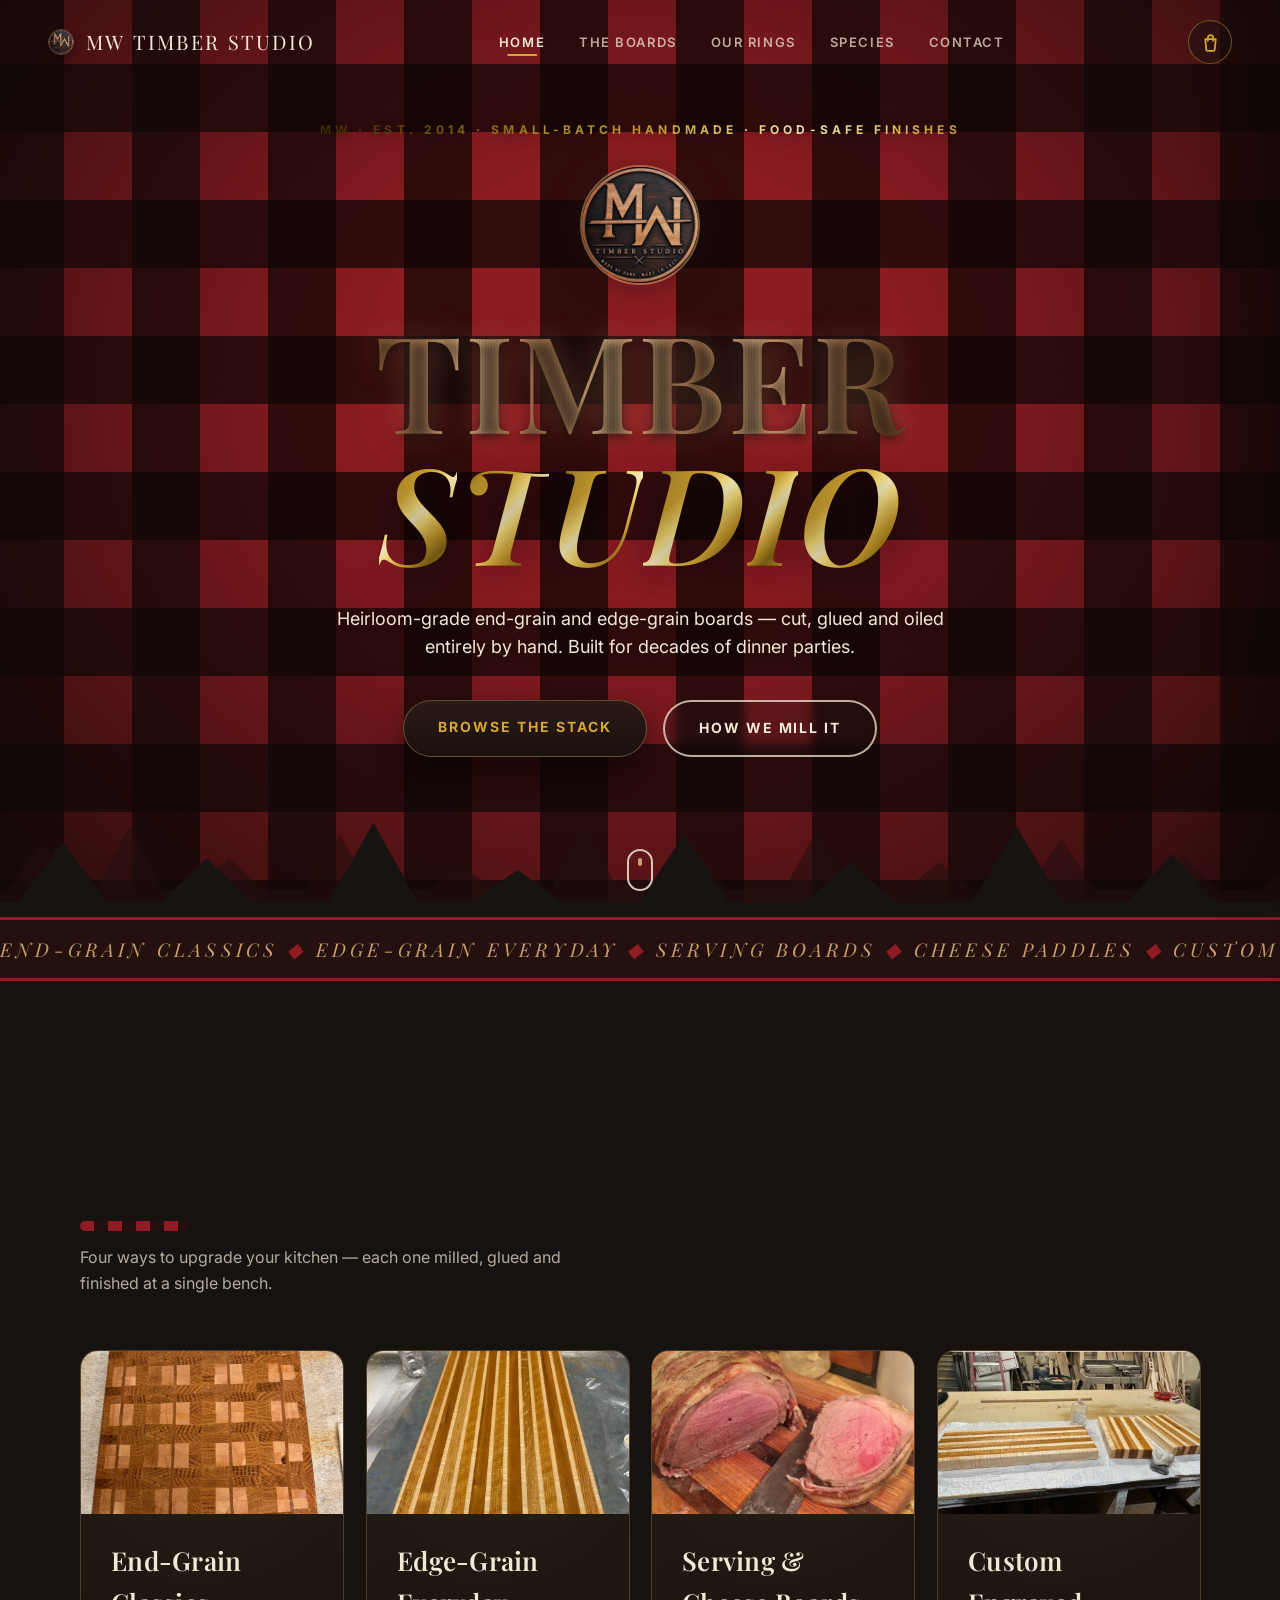
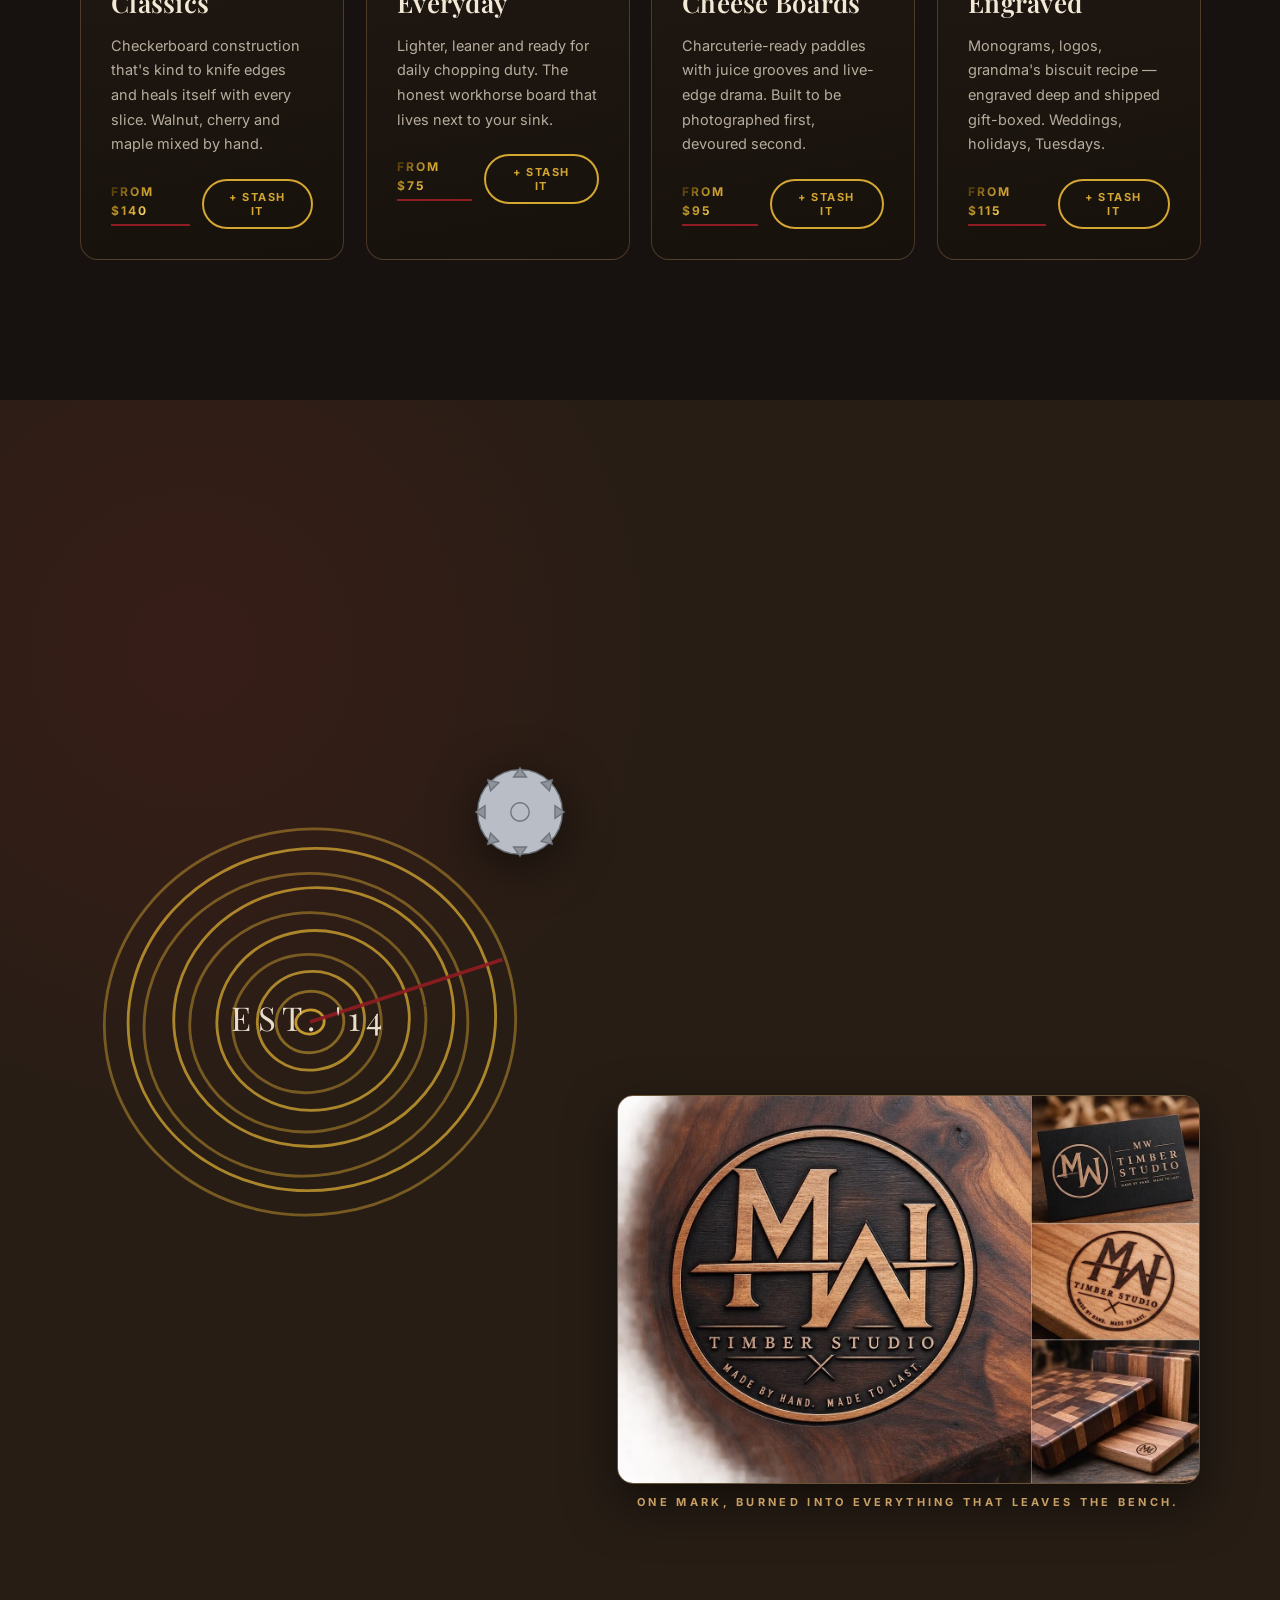
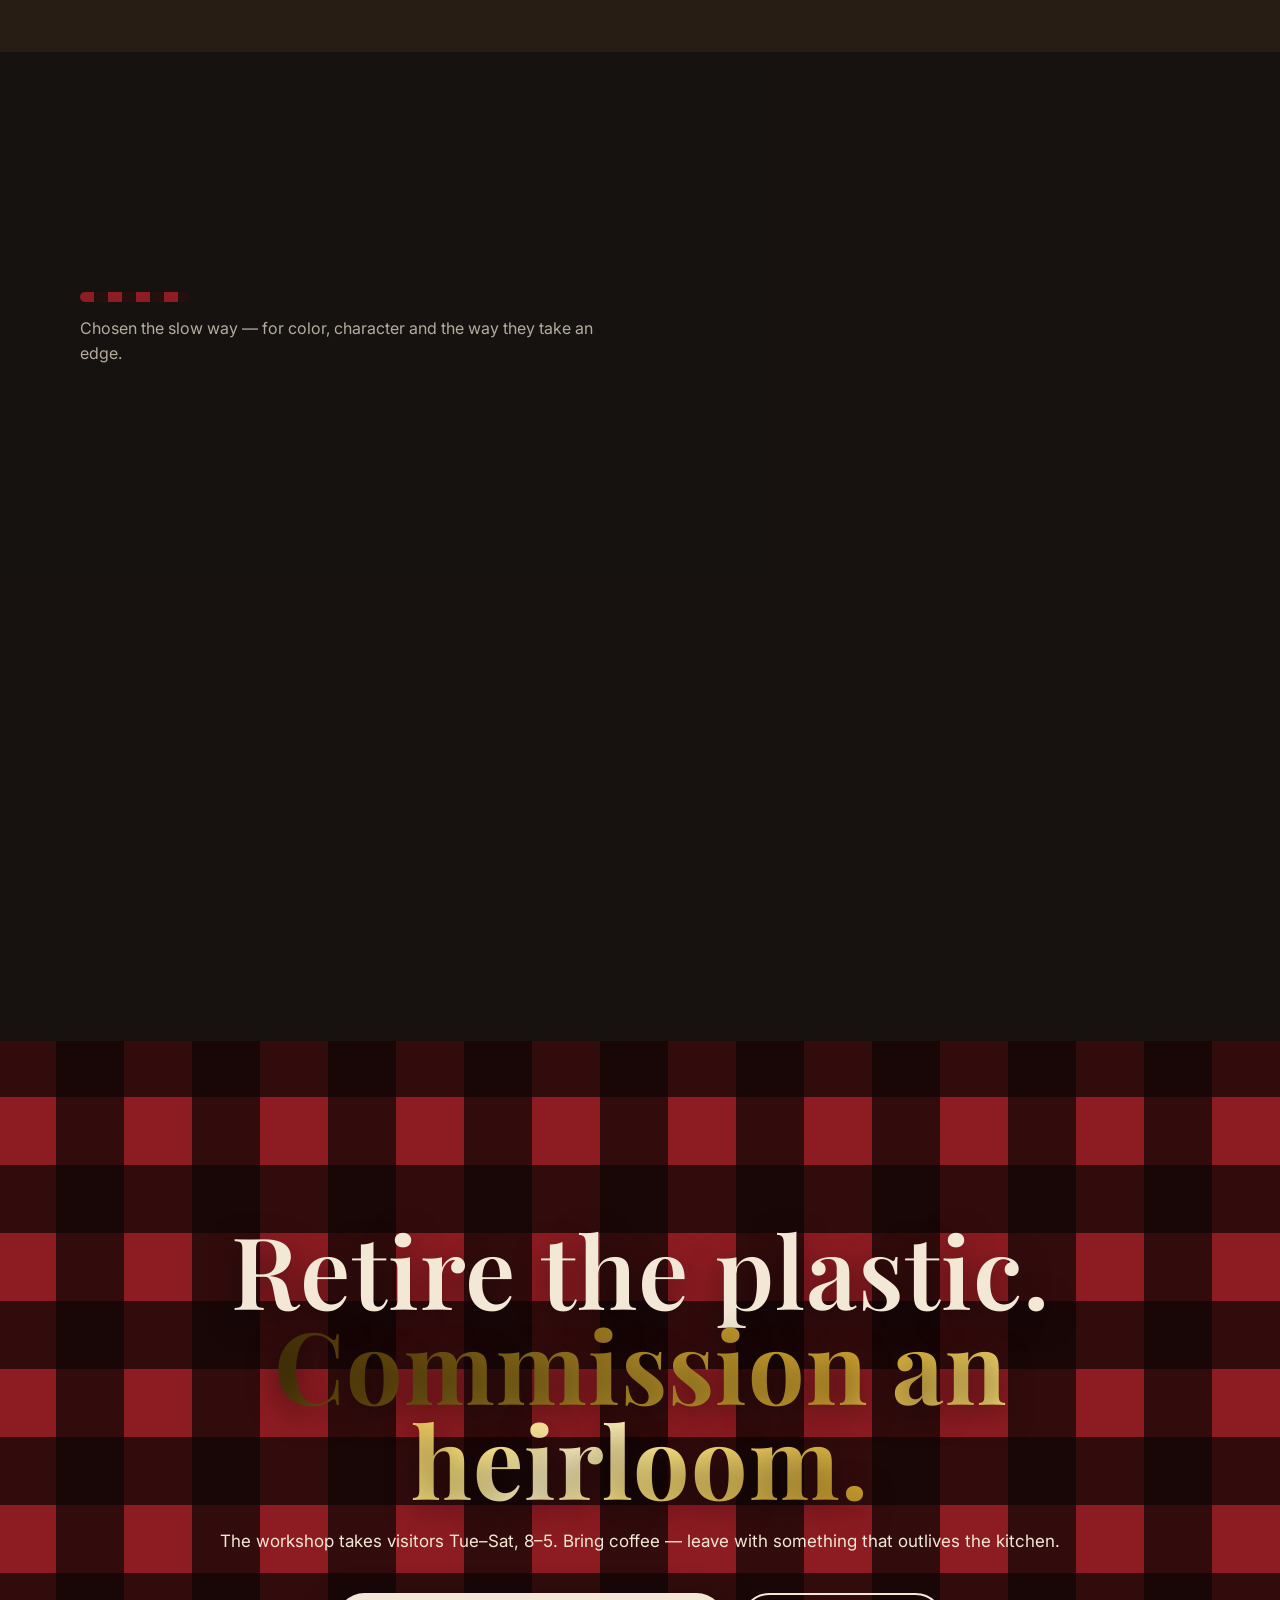
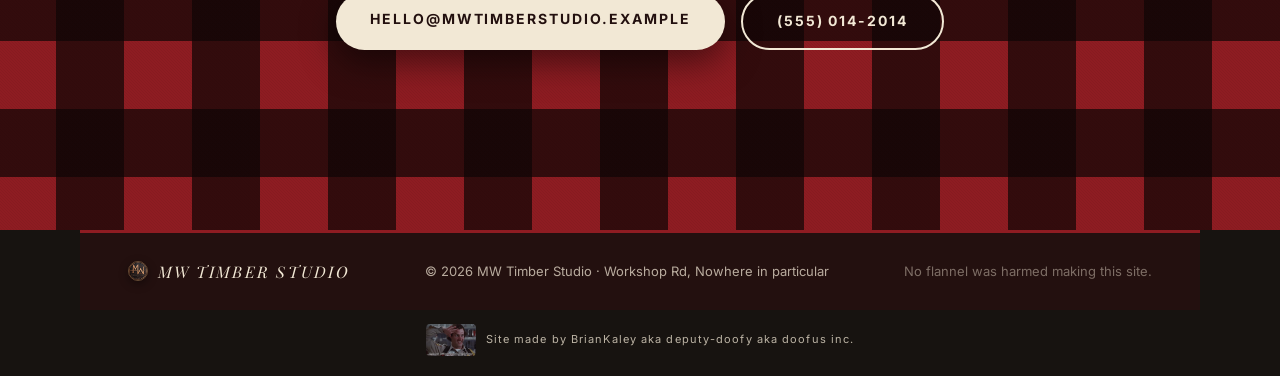
<file: index.html>
<!DOCTYPE html>
<html lang="en">
<head>
<meta charset="UTF-8" />
<meta name="viewport" content="width=device-width, initial-scale=1.0" />
<title>MW Timber Studio — Handmade Cutting Boards</title>
<meta name="description" content="MW Timber Studio: handmade end-grain cutting boards, serving boards and custom engraving. Plaid to the core." /><link rel="icon" href="data:image/svg+xml,%3Csvg xmlns='http://www.w3.org/2000/svg' viewBox='0 0 32 32'%3E%3Crect width='32' height='32' fill='%238e1c22'/%3E%3Crect y='0' width='32' height='8' fill='%23231010'/%3E%3Crect y='16' width='32' height='8' fill='%23231010'/%3E%3Crect x='0' width='8' height='32' fill='%23231010' opacity='.85'/%3E%3Crect x='16' width='8' height='32' fill='%23231010' opacity='.85'/%3E%3C/svg%3E" />
<link rel="preconnect" href="https://fonts.googleapis.com" />
<link rel="preconnect" href="https://fonts.gstatic.com" crossorigin />
<link href="https://fonts.googleapis.com/css2?family=Playfair+Display:ital,wght@0,500;0,600;0,700;1,500;1,600&family=Inter:wght@400;500;600&display=swap" rel="stylesheet" />
<link rel="stylesheet" href="styles.css" />
</head>
<body class="is-loading">

<!-- ============ PRELOADER ============ -->
<div id="loader" aria-hidden="true">
  <div class="loader-bars">
    <span></span><span></span><span></span><span></span>
  </div>
  <p class="loader-title">MW TIMBER STUDIO</p>
</div>

<!-- sawdust canvas (fixed, behind content) -->
<canvas id="sawdust" aria-hidden="true"></canvas>

<!-- ============ NAV ============ -->
<nav id="nav">
  <a class="brand" href="#home">
    <img class="brand-logo" src="img/logo.jpg" alt="" width="26" height="26" />
    <span>MW&nbsp;TIMBER&nbsp;STUDIO</span>
  </a>
  <button id="nav-toggle" type="button" aria-label="Toggle menu"><i></i><i></i><i></i></button>
  <ul class="nav-links">
    <li><a href="#home" class="active">Home</a></li>
    <li><a href="#wood">The Boards</a></li>
    <li><a href="#rings">Our Rings</a></li>
    <li><a href="#gallery">Species</a></li>
    <li><a href="#contact">Contact</a></li>
  </ul>
</nav>

<!-- ============ HERO ============ -->
<header id="home" class="hero">
  <div class="hero-plaid" aria-hidden="true"></div>
  <div class="hero-vignette" aria-hidden="true"></div>

  <div class="hero-inner">
    <p class="hero-kicker reveal">MW · EST. 2014 · SMALL-BATCH HANDMADE · FOOD-SAFE FINISHES</p>
    <img class="hero-logo reveal" data-delay="150" src="img/logo.jpg" alt="" />
    <h1 class="hero-title" aria-label="MW TIMBER STUDIO">
      <span class="line line-1">
        <span class="ch">T</span><span class="ch">I</span><span class="ch">M</span><span class="ch">B</span><span class="ch">E</span><span class="ch">R</span>
      </span>
      <span class="line line-2">
        <span class="ch outline">S</span><span class="ch outline">T</span><span class="ch outline">U</span><span class="ch outline">D</span><span class="ch outline">I</span><span class="ch outline">O</span>
      </span>
    </h1>
    <p class="hero-sub reveal" data-delay="500">Heirloom-grade end-grain and edge-grain boards — cut, glued and oiled<br/>entirely by hand. Built for decades of dinner parties.</p>
    <div class="hero-cta reveal" data-delay="700">
      <a class="btn btn-primary" href="#wood">Browse the stack</a>
      <a class="btn btn-ghost" href="#rings">How we mill it</a>
    </div>
  </div>

  <!-- layered pine treeline -->
  <div class="treeline treeline-back" aria-hidden="true">
      <svg viewBox="0 0 1200 160" preserveAspectRatio="none"><title>Treeline silhouette</title>
        <path d="M0 160 L0 120 L30 120 L60 60 L90 120 L110 120 L140 40 L170 120 L200 120 L230 80 L260 120 L300 120 L330 50 L360 120 L410 120 L440 90 L470 120 L520 120 L550 35 L580 120 L620 120 L650 70 L680 120 L730 120 L760 45 L790 120 L840 120 L870 85 L900 120 L950 120 L980 55 L1010 120 L1060 120 L1090 75 L1120 120 L1160 120 L1200 65 L1200 160 Z"/>
      </svg>
  </div>
  <div class="treeline treeline-front" aria-hidden="true">
      <svg viewBox="0 0 1200 160" preserveAspectRatio="none"><title>Treeline silhouette</title>
        <path d="M0 160 L0 130 L40 130 L80 55 L120 130 L170 130 L210 75 L250 130 L320 130 L360 30 L400 130 L450 130 L490 90 L530 130 L600 130 L640 45 L680 130 L750 130 L790 80 L830 130 L900 130 L940 35 L980 130 L1040 130 L1080 70 L1120 130 L1180 130 L1200 95 L1200 160 Z"/>
      </svg>
  </div>

  <a class="scroll-hint" href="#wood" aria-label="Scroll down">
    <span class="mouse"><span class="wheel"></span></span>
  </a>
</header>

<!-- ============ MARQUEE ============ -->
<div class="marquee" aria-hidden="true">
  <div class="marquee-track">
    <span>END-GRAIN CLASSICS • EDGE-GRAIN EVERYDAY • SERVING BOARDS • CHEESE PADDLES • CUSTOM ENGRAVING • JUICE GROOVES • GIFT BOXED • WALNUT · CHERRY · MAPLE •&nbsp;</span>
    <span>END-GRAIN CLASSICS • EDGE-GRAIN EVERYDAY • SERVING BOARDS • CHEESE PADDLES • CUSTOM ENGRAVING • JUICE GROOVES • GIFT BOXED • WALNUT · CHERRY · MAPLE •&nbsp;</span>
  </div>
</div>

<!-- ============ THE WOOD / PRODUCTS ============ -->
<section id="wood" class="section">
  <div class="container">
    <h2 class="section-title reveal"><em>The Boards</em><span class="rule"></span></h2>
    <p class="section-sub reveal">Four ways to upgrade your kitchen — each one milled, glued and finished at a single bench.</p>

    <div class="cards grid-stagger">
      <article class="card tilt reveal">
        <img class="card-photo" src="img/end-grain.jpg" alt="End-grain checkerboard cutting board in oak and maple" loading="lazy" />
        <h3><a class="card-link" href="end-grain.html">End-Grain Classics</a></h3>
        <p>Checkerboard construction that's kind to knife edges and heals itself with every slice. Walnut, cherry and maple mixed by hand.</p>
        <div class="card-actions">
          <span class="card-price">from $140</span>
          <button class="btn-mini" type="button" data-add="end-grain">+ Stash it</button>
        </div>
      </article>

      <article class="card tilt reveal">
        <img class="card-photo" src="img/edge-grain.jpg" alt="Edge-grain board with fine walnut and maple stripes" loading="lazy" />
        <h3><a class="card-link" href="edge-grain.html">Edge-Grain Everyday</a></h3>
        <p>Lighter, leaner and ready for daily chopping duty. The honest workhorse board that lives next to your sink.</p>
        <div class="card-actions">
          <span class="card-price">from $75</span>
          <button class="btn-mini" type="button" data-add="edge-grain">+ Stash it</button>
        </div>
      </article>

      <article class="card tilt reveal">
        <img class="card-photo" src="img/serving.jpg" alt="Roast carved at the table on a handmade serving board" loading="lazy" />
        <h3><a class="card-link" href="serving-boards.html">Serving &amp; Cheese Boards</a></h3>
        <p>Charcuterie-ready paddles with juice grooves and live-edge drama. Built to be photographed first, devoured second.</p>
        <div class="card-actions">
          <span class="card-price">from $95</span>
          <button class="btn-mini" type="button" data-add="serving">+ Stash it</button>
        </div>
      </article>

      <article class="card tilt reveal">
        <img class="card-photo" src="img/workshop.jpg" alt="Fresh boards on the workshop bench" loading="lazy" />
        <h3><a class="card-link" href="custom-engraved.html">Custom Engraved</a></h3>
        <p>Monograms, logos, grandma's biscuit recipe — engraved deep and shipped gift-boxed. Weddings, holidays, Tuesdays.</p>
        <div class="card-actions">
          <span class="card-price">from $115</span>
          <button class="btn-mini" type="button" data-add="engraved">+ Stash it</button>
        </div>
      </article>
    </div>
  </div>
</section>

<!-- ============ OUR RINGS / ABOUT ============ -->
<section id="rings" class="section section-dark">
  <div class="container split">
    <div class="rings-wrap reveal">
      <svg id="rings-svg" viewBox="0 0 420 420" role="img" aria-label="Animated tree rings"><title>Tree rings</title>
        <g class="ring-g" transform="rotate(-8 210 210)">
          <ellipse cx="210" cy="210" rx="188" ry="176" pathLength="100"/>
          <ellipse cx="212" cy="208" rx="168" ry="156" pathLength="100"/>
          <ellipse cx="206" cy="212" rx="148" ry="138" pathLength="100"/>
          <ellipse cx="214" cy="206" rx="128" ry="118" pathLength="100"/>
          <ellipse cx="208" cy="210" rx="108" ry="100" pathLength="100"/>
          <ellipse cx="213" cy="209" rx="88" ry="82" pathLength="100"/>
          <ellipse cx="207" cy="211" rx="68" ry="63" pathLength="100"/>
          <ellipse cx="211" cy="209" rx="49" ry="45" pathLength="100"/>
          <ellipse cx="210" cy="210" rx="31" ry="28" pathLength="100"/>
          <ellipse cx="210" cy="210" rx="13" ry="11" pathLength="100"/>
          <path class="crack" d="M210 210 L392 178" pathLength="100"/>
        </g>
        <text x="210" y="218" text-anchor="middle" class="est">EST. '14</text>
      </svg>
      <div class="blade" aria-hidden="true">
        <svg viewBox="0 0 100 100"><title>Spinning saw blade</title>
          <circle cx="50" cy="50" r="46"/>
          <circle cx="50" cy="50" r="10"/>
          <g>
            <path d="M50 2 l7 10 h-14 z"/><path d="M98 50 l-10 7 v-14 z"/><path d="M50 98 l-7 -10 h14 z"/><path d="M2 50 l10 -7 v14 z"/>
            <path d="M85 15 l-3 12 -9 -9 z"/><path d="M85 85 l-12 -3 9 -9 z"/><path d="M15 85 l3 -12 9 9 z"/><path d="M15 15 l12 3 -9 9 z"/>
          </g>
        </svg>
      </div>
    </div>

    <div class="rings-copy">
      <h2 class="section-title reveal left"><em>Our Rings</em><span class="rule"></span></h2>
      <p class="reveal" data-delay="150">I started making cutting boards as Christmas gifts in a backyard shed with one bandsaw and a stubborn streak. Twelve years later the shed is bigger, the glue-ups are wilder, and the plaid quota is strictly enforced.</p>
      <p class="reveal" data-delay="250">Every board is cut, glued, planed and oiled by hand. Food-safe finishes only, no shortcuts, no plastic — and every piece gets a final once-over before it leaves the bench.</p>

      <div class="stats grid-stagger">
        <div class="stat reveal"><span class="num" data-target="12">0</span><small>years at the bench</small></div>
        <div class="stat reveal"><span class="num" data-target="9400" data-suffix="+">0</span><small>boards made</small></div>
        <div class="stat reveal"><span class="num" data-target="26">0</span><small>species in rotation</small></div>
        <div class="stat reveal"><span class="num" data-target="48">0</span><small>states shipped to</small></div>
      </div>

      <figure class="brand-photo reveal" data-delay="350">
        <img src="img/studio.jpg" alt="The MW Timber Studio brand mark engraved on walnut, business cards and finished end-grain boards" loading="lazy" />
        <figcaption>One mark, burned into everything that leaves the bench.</figcaption>
      </figure>
    </div>
  </div>
</section>

<!-- ============ SPECIES / GALLERY ============ -->
<section id="gallery" class="section">
  <div class="container">
    <h2 class="section-title reveal"><em>The Species Wall</em><span class="rule"></span></h2>
    <p class="section-sub reveal">Chosen the slow way — for color, character and the way they take an edge.</p>

    <div class="swatches grid-stagger">
      <figure class="swatch reveal" data-tone="walnut"><figcaption>Black Walnut</figcaption></figure>
      <figure class="swatch reveal" data-tone="oak"><figcaption>White Oak</figcaption></figure>
      <figure class="swatch reveal" data-tone="cherry"><figcaption>Cherry</figcaption></figure>
      <figure class="swatch reveal" data-tone="maple"><figcaption>Curly Maple</figcaption></figure>
      <figure class="swatch reveal" data-tone="fir"><figcaption>Douglas Fir</figcaption></figure>
      <figure class="swatch reveal" data-tone="ash"><figcaption>Ash</figcaption></figure>
    </div>
  </div>
</section>

<!-- ============ CONTACT / CTA ============ -->
<section id="contact" class="section section-cta">
  <div class="cta-plaid" aria-hidden="true"></div>
  <div class="container cta-inner">
    <h2 class="reveal">Retire the plastic.<br/><strong>Commission an heirloom.</strong></h2>
    <p class="reveal" data-delay="150">The workshop takes visitors Tue–Sat, 8–5. Bring coffee — leave with something that outlives the kitchen.</p>
    <div class="hero-cta reveal" data-delay="300">
      <a class="btn btn-cream pulse" href="mailto:hello@mwtimberstudio.example">hello@mwtimberstudio.example</a>
      <a class="btn btn-outline" href="tel:+15550142014">(555) 014-2014</a>
    </div>
  </div>
</section>

<footer>
  <span class="foot-brand"><img class="brand-logo" src="img/logo.jpg" alt="" width="20" height="20" /> MW TIMBER STUDIO</span>
  <span>© 2026 MW Timber Studio · Workshop Rd, Nowhere in particular</span>
  <span class="foot-note">No flannel was harmed making this site.</span>
</footer>

<div class="site-credit">
  <img src="img/doofy.gif" alt="" width="50" height="32" />
  <span>Site made by BrianKaley aka deputy-doofy aka doofus inc.</span>
</div>

<script src="script.js"></script>
</body>
</html>
</file>
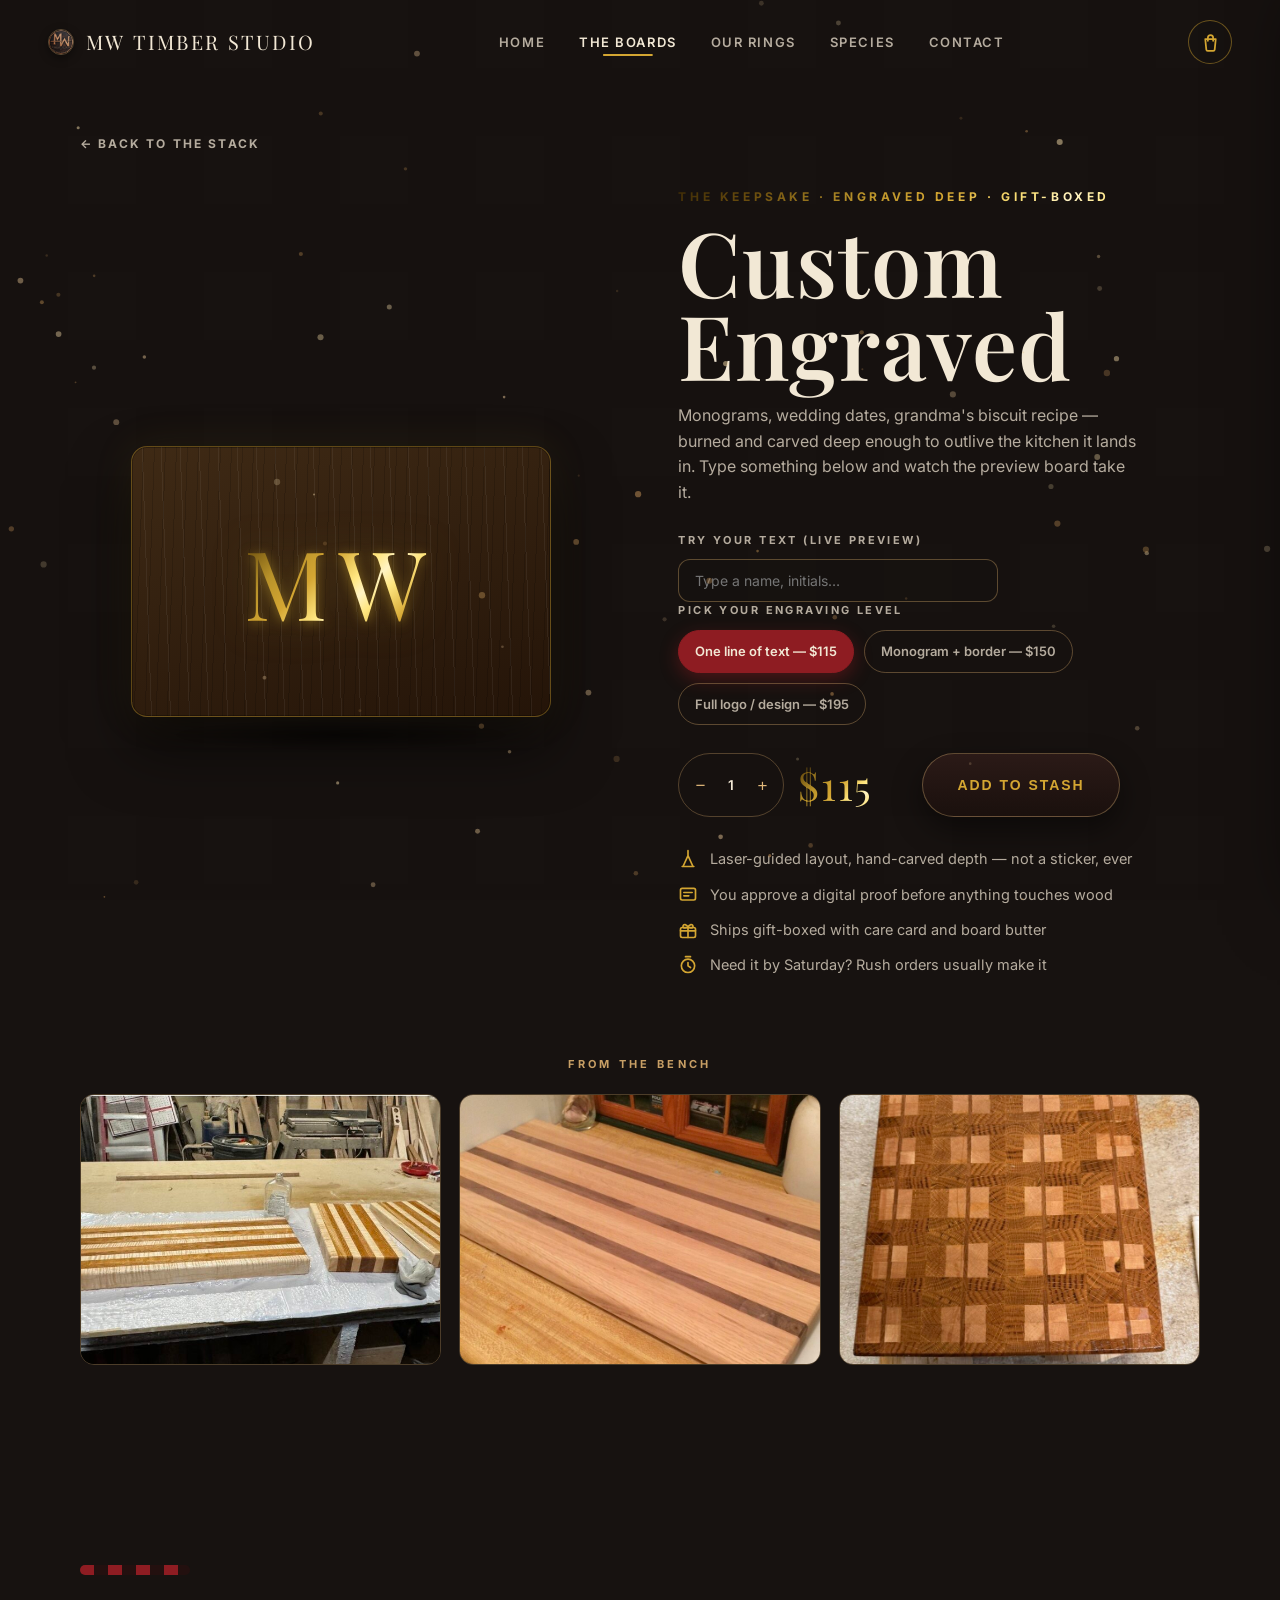
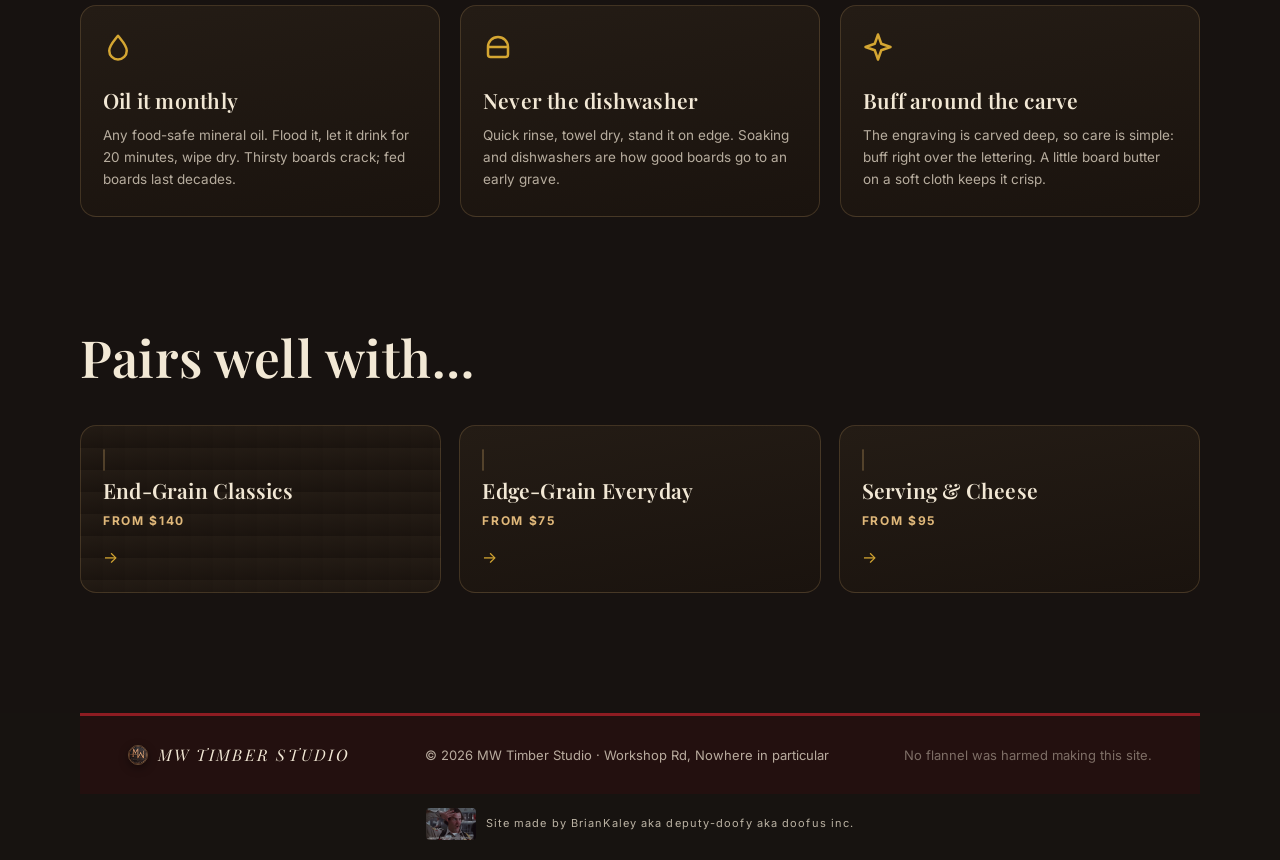
<file: custom-engraved.html>
<!DOCTYPE html>
<html lang="en">
<head>
<meta charset="UTF-8" />
<meta name="viewport" content="width=device-width, initial-scale=1.0" />
<title>Custom Engraved Boards — MW Timber Studio</title>
<meta name="description" content="Monograms, logos and recipes engraved deep into handmade cutting boards. Weddings, holidays, Tuesdays." />
<link rel="icon" href="data:image/svg+xml,%3Csvg xmlns='http://www.w3.org/2000/svg' viewBox='0 0 32 32'%3E%3Crect width='32' height='32' fill='%238e1c22'/%3E%3Crect y='0' width='32' height='8' fill='%23231010'/%3E%3Crect y='16' width='32' height='8' fill='%23231010'/%3E%3Crect x='0' width='8' height='32' fill='%23231010' opacity='.85'/%3E%3Crect x='16' width='8' height='32' fill='%23231010' opacity='.85'/%3E%3C/svg%3E" />
<link rel="preconnect" href="https://fonts.googleapis.com" />
<link rel="preconnect" href="https://fonts.gstatic.com" crossorigin />
<link href="https://fonts.googleapis.com/css2?family=Playfair+Display:ital,wght@0,500;0,600;0,700;1,500;1,600&family=Inter:wght@400;500;600&display=swap" rel="stylesheet" />
<link rel="stylesheet" href="styles.css" />
</head>
<body class="is-loading">

<div id="loader" aria-hidden="true">
  <div class="loader-bars"><span></span><span></span><span></span><span></span></div>
  <p class="loader-title">MW TIMBER STUDIO</p>
</div>
<canvas id="sawdust" aria-hidden="true"></canvas>

<nav id="nav">
  <a class="brand" href="index.html">
    <img class="brand-logo" src="img/logo.jpg" alt="" width="26" height="26" />
    <span>MW&nbsp;TIMBER&nbsp;STUDIO</span>
  </a>
  <button id="nav-toggle" type="button" aria-label="Toggle menu"><i></i><i></i><i></i></button>
  <ul class="nav-links">
    <li><a href="index.html">Home</a></li>
    <li><a href="index.html#wood" class="active">The Boards</a></li>
    <li><a href="index.html#rings">Our Rings</a></li>
    <li><a href="index.html#gallery">Species</a></li>
    <li><a href="index.html#contact">Contact</a></li>
  </ul>
</nav>

<main class="product-page" data-product="engraved">
  <div class="container">
    <a class="crumb" href="index.html#wood">← Back to the stack</a>

    <div class="product-hero">
      <div class="board-stage reveal left" aria-hidden="true">
        <div class="board board-engraved"><span class="mono">MW</span></div>
      </div>

      <div class="product-info">
        <p class="product-kicker reveal">THE KEEPSAKE · ENGRAVED DEEP · GIFT-BOXED</p>
        <h1 class="reveal">Custom<br/>Engraved</h1>
        <p class="product-blurb reveal" data-delay="100">Monograms, wedding dates, grandma's biscuit recipe — burned and carved deep enough to outlive the kitchen it lands in. Type something below and watch the preview board take it.</p>

        <div class="engrave-preview reveal" data-delay="120">
          <label class="opt-label" for="engrave-text">Try your text (live preview)</label>
          <input id="engrave-text" type="text" maxlength="14" placeholder="Type a name, initials…" autocomplete="off" />
        </div>

        <fieldset class="size-pills reveal" data-delay="150" style="border:0">
          <legend class="opt-label">Pick your engraving level</legend>
          <label class="size-pill"><input type="radio" name="size" value="0" checked /><span>One line of text — $115</span></label>
          <label class="size-pill"><input type="radio" name="size" value="1" /><span>Monogram + border — $150</span></label>
          <label class="size-pill"><input type="radio" name="size" value="2" /><span>Full logo / design — $195</span></label>
        </fieldset>

        <div class="buy-row reveal" data-delay="200">
          <div class="qty">
            <button type="button" data-step="-1" aria-label="One less">−</button>
            <output>1</output>
            <button type="button" data-step="1" aria-label="One more">+</button>
          </div>
          <span class="price-now">$115</span>
          <button class="btn btn-primary" type="button" data-add="engraved">Add to stash</button>
        </div>

        <ul class="feature-list reveal" data-delay="250">
          <li><svg viewBox="0 0 24 24"><title>Laser + hand carve</title><path d="M12 2 v6 M5 21 h14 M12 8 l-6 13 h12 z"/></svg>Laser-guided layout, hand-carved depth — not a sticker, ever</li>
          <li><svg viewBox="0 0 24 24"><title>Digital proof first</title><rect x="3" y="4" width="18" height="14" rx="2"/><path d="M7 9 h10 M7 13 h6"/></svg>You approve a digital proof before anything touches wood</li>
          <li><svg viewBox="0 0 24 24"><title>Gift boxed</title><rect x="3" y="9" width="18" height="12" rx="2"/><path d="M12 9 v12 M3 13 h18 M12 9 c-1-4-6-5-6-1 0 3 4 1 6 1 z M12 9 c1-4 6-5 6-1 0 3-4 1-6 1 z"/></svg>Ships gift-boxed with care card and board butter</li>
          <li><svg viewBox="0 0 24 24"><title>Rush available</title><circle cx="12" cy="13" r="8"/><path d="M12 13 V9 M12 13 l3 2 M9 2 h6"/></svg>Need it by Saturday? Rush orders usually make it</li>
        </ul>
      </div>
    </div>


    <p class="strip-label">From the bench</p>
    <div class="photo-strip grid-stagger">
        <figure class="reveal"><img src="img/workshop.jpg" alt="Three boards fresh off the workshop bench" loading="lazy" /></figure>
        <figure class="reveal"><img src="img/kitchen.jpg" alt="An oak and walnut board at home on the kitchen counter" loading="lazy" /></figure>
        <figure class="reveal"><img src="img/end-grain.jpg" alt="End-grain checkerboard cutting board in oak and maple" loading="lazy" /></figure>
    </div>

    <section class="care-strip">
      <h2 class="section-title reveal"><em>Keep It Fed</em><span class="rule"></span></h2>
      <div class="care-grid grid-stagger">
        <div class="care-card reveal">
          <svg viewBox="0 0 24 24"><title>Oil monthly</title><path d="M12 3 c4 5 7 8 7 12 a7 7 0 0 1 -14 0 c0-4 3-7 7-12 z"/></svg>
          <h3>Oil it monthly</h3>
          <p>Any food-safe mineral oil. Flood it, let it drink for 20 minutes, wipe dry. Thirsty boards crack; fed boards last decades.</p>
        </div>
        <div class="care-card reveal">
          <svg viewBox="0 0 24 24"><title>Hand wash only</title><path d="M4 12 h16 M4 12 a8 8 0 0 1 16 0 v6 a2 2 0 0 1 -2 2 H6 a2 2 0 0 1 -2 -2 z"/></svg>
          <h3>Never the dishwasher</h3>
          <p>Quick rinse, towel dry, stand it on edge. Soaking and dishwashers are how good boards go to an early grave.</p>
        </div>
        <div class="care-card reveal">
          <svg viewBox="0 0 24 24"><title>Quarterly buff</title><path d="M12 2 l2.6 7.4 L22 12 l-7.4 2.6 L12 22 l-2.6-7.4 L2 12 l7.4-2.6 z"/></svg>
          <h3>Buff around the carve</h3>
          <p>The engraving is carved deep, so care is simple: buff right over the lettering. A little board butter on a soft cloth keeps it crisp.</p>
        </div>
      </div>
    </section>

    <section class="related">
      <h2>Pairs well with…</h2>
      <div class="mini-cards grid-stagger">
        <a class="mini-card reveal" href="end-grain.html" style="--tone: conic-gradient(#4a3018 90deg, #caa36a 90deg 180deg, #4a3018 180deg 270deg, #caa36a 270deg); background-size: 22px 22px;">
          <span class="mc-art"></span>
          <h3>End-Grain Classics</h3>
          <small>from $140</small><br/>
          <span class="mc-arrow">→</span>
        </a>
        <a class="mini-card reveal" href="edge-grain.html" style="--tone: linear-gradient(160deg,#7e3b2a,#c49f66)">
          <span class="mc-art"></span>
          <h3>Edge-Grain Everyday</h3>
          <small>from $75</small><br/>
          <span class="mc-arrow">→</span>
        </a>
        <a class="mini-card reveal" href="serving-boards.html" style="--tone: radial-gradient(circle at 30% 120%, #9a7443, #57241a)">
          <span class="mc-art"></span>
          <h3>Serving &amp; Cheese</h3>
          <small>from $95</small><br/>
          <span class="mc-arrow">→</span>
        </a>
      </div>
    </section>
  </div>
</main>

<footer>
  <span class="foot-brand"><img class="brand-logo" src="img/logo.jpg" alt="" width="20" height="20" /> MW TIMBER STUDIO</span>
  <span>© 2026 MW Timber Studio · Workshop Rd, Nowhere in particular</span>
  <span class="foot-note">No flannel was harmed making this site.</span>
</footer>

<div class="site-credit">
  <img src="img/doofy.gif" alt="" width="50" height="32" />
  <span>Site made by BrianKaley aka deputy-doofy aka doofus inc.</span>
</div>

<script src="script.js"></script>
</body>
</html>
</file>
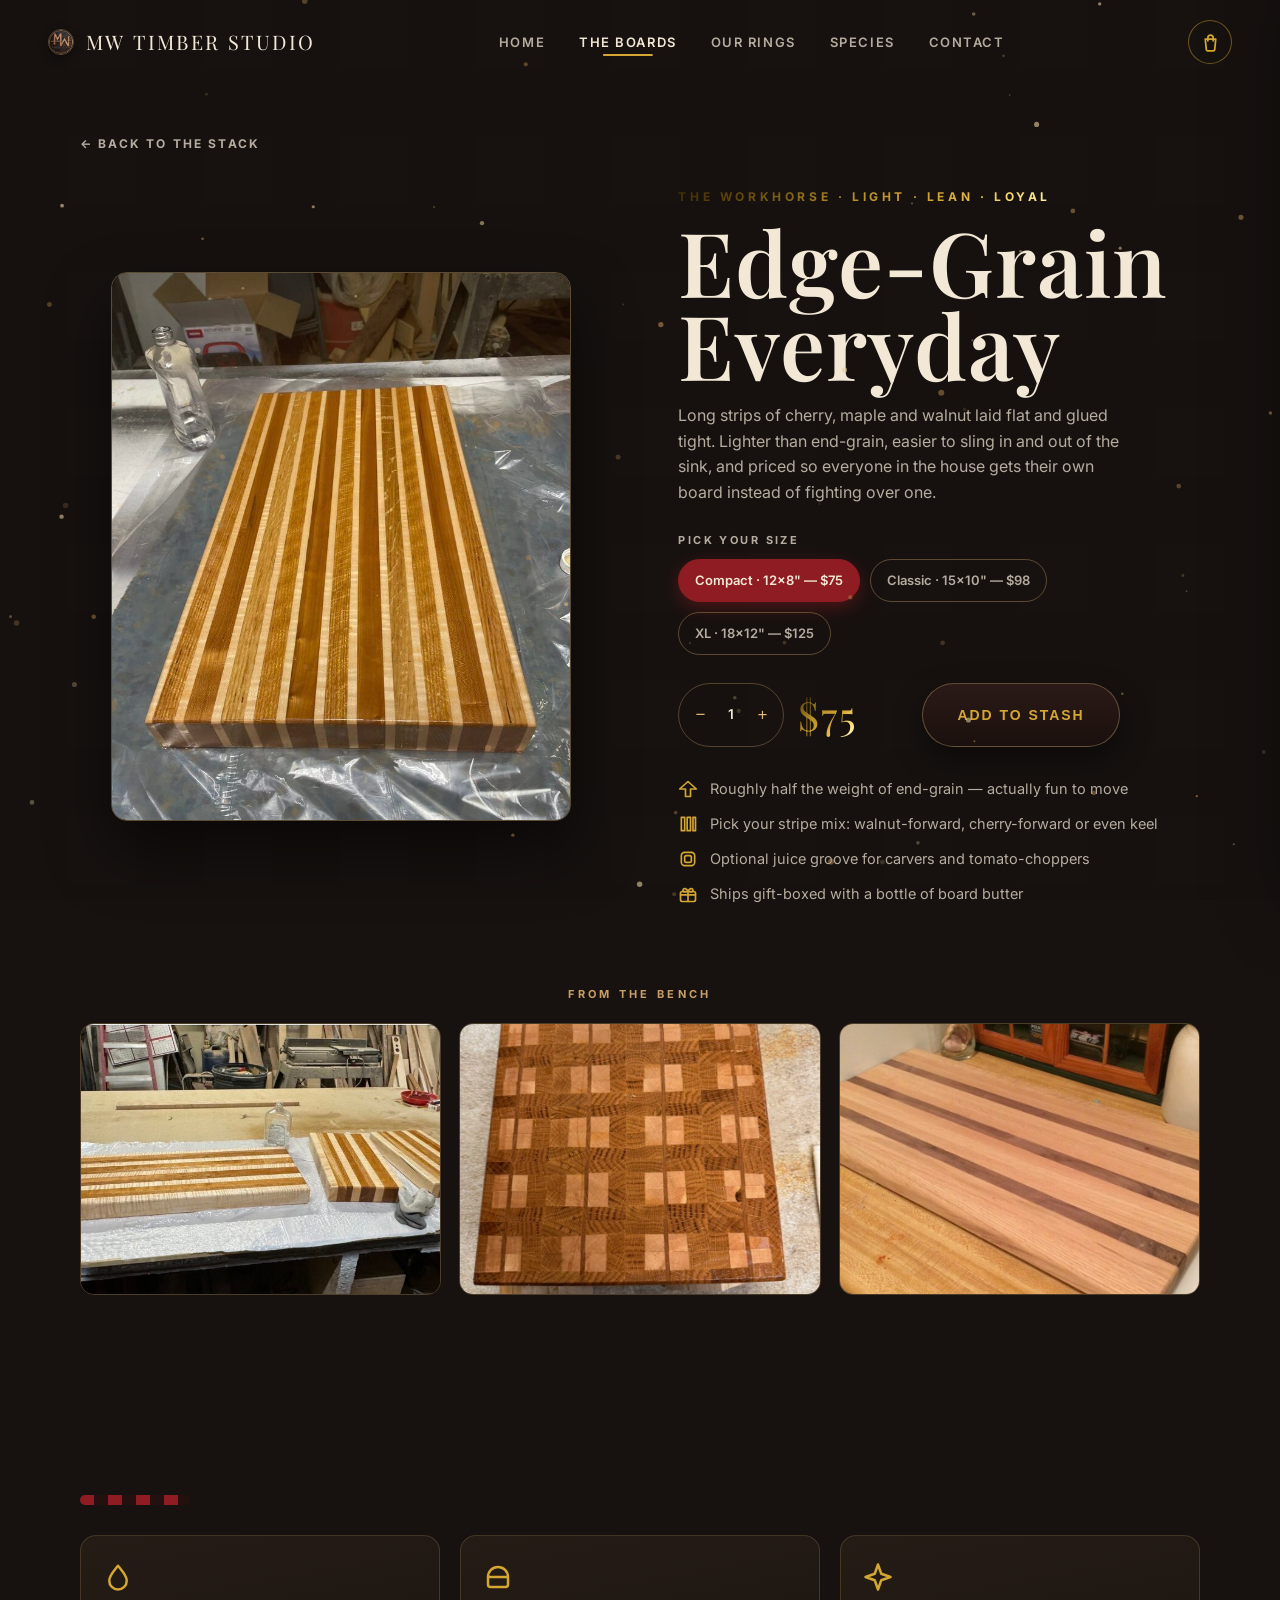
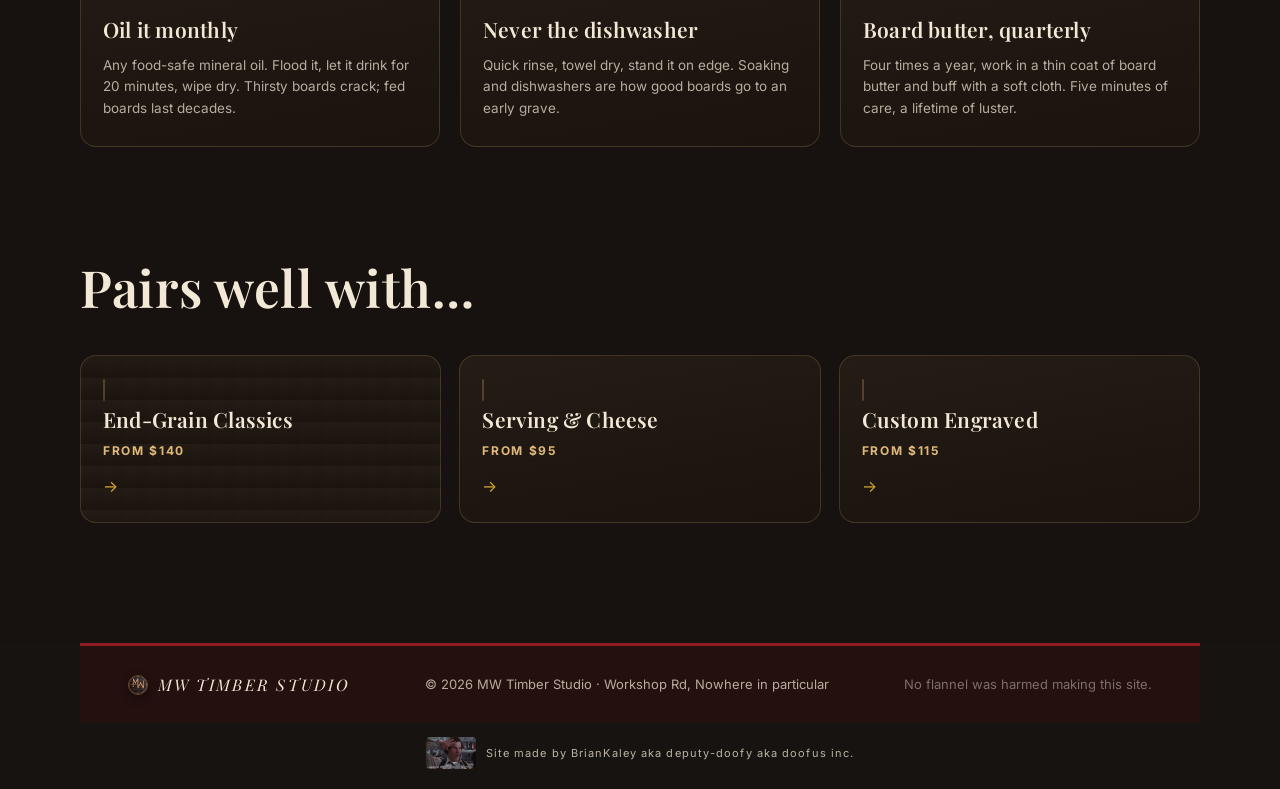
<file: edge-grain.html>
<!DOCTYPE html>
<html lang="en">
<head>
<meta charset="UTF-8" />
<meta name="viewport" content="width=device-width, initial-scale=1.0" />
<title>Edge-Grain Everyday — MW Timber Studio</title>
<meta name="description" content="Light, lean edge-grain cutting boards ready for daily chopping duty. The honest workhorse, handmade in small batches." />
<link rel="icon" href="data:image/svg+xml,%3Csvg xmlns='http://www.w3.org/2000/svg' viewBox='0 0 32 32'%3E%3Crect width='32' height='32' fill='%238e1c22'/%3E%3Crect y='0' width='32' height='8' fill='%23231010'/%3E%3Crect y='16' width='32' height='8' fill='%23231010'/%3E%3Crect x='0' width='8' height='32' fill='%23231010' opacity='.85'/%3E%3Crect x='16' width='8' height='32' fill='%23231010' opacity='.85'/%3E%3C/svg%3E" />
<link rel="preconnect" href="https://fonts.googleapis.com" />
<link rel="preconnect" href="https://fonts.gstatic.com" crossorigin />
<link href="https://fonts.googleapis.com/css2?family=Playfair+Display:ital,wght@0,500;0,600;0,700;1,500;1,600&family=Inter:wght@400;500;600&display=swap" rel="stylesheet" />
<link rel="stylesheet" href="styles.css" />
</head>
<body class="is-loading">

<div id="loader" aria-hidden="true">
  <div class="loader-bars"><span></span><span></span><span></span><span></span></div>
  <p class="loader-title">MW TIMBER STUDIO</p>
</div>
<canvas id="sawdust" aria-hidden="true"></canvas>

<nav id="nav">
  <a class="brand" href="index.html">
    <img class="brand-logo" src="img/logo.jpg" alt="" width="26" height="26" />
    <span>MW&nbsp;TIMBER&nbsp;STUDIO</span>
  </a>
  <button id="nav-toggle" type="button" aria-label="Toggle menu"><i></i><i></i><i></i></button>
  <ul class="nav-links">
    <li><a href="index.html">Home</a></li>
    <li><a href="index.html#wood" class="active">The Boards</a></li>
    <li><a href="index.html#rings">Our Rings</a></li>
    <li><a href="index.html#gallery">Species</a></li>
    <li><a href="index.html#contact">Contact</a></li>
  </ul>
</nav>

<main class="product-page" data-product="edge-grain">
  <div class="container">
    <a class="crumb" href="index.html#wood">← Back to the stack</a>

    <div class="product-hero">
      <div class="board-stage reveal left" aria-hidden="true">
        <span class="photo-stage"><img src="img/edge-grain.jpg" alt="Edge-grain board with fine walnut and maple stripes" /></span>
      </div>

      <div class="product-info">
        <p class="product-kicker reveal">THE WORKHORSE · LIGHT · LEAN · LOYAL</p>
        <h1 class="reveal">Edge-Grain<br/>Everyday</h1>
        <p class="product-blurb reveal" data-delay="100">Long strips of cherry, maple and walnut laid flat and glued tight. Lighter than end-grain, easier to sling in and out of the sink, and priced so everyone in the house gets their own board instead of fighting over one.</p>

        <fieldset class="size-pills reveal" data-delay="150" style="border:0">
          <legend class="opt-label">Pick your size</legend>
          <label class="size-pill"><input type="radio" name="size" value="0" checked /><span>Compact · 12×8" — $75</span></label>
          <label class="size-pill"><input type="radio" name="size" value="1" /><span>Classic · 15×10" — $98</span></label>
          <label class="size-pill"><input type="radio" name="size" value="2" /><span>XL · 18×12" — $125</span></label>
        </fieldset>

        <div class="buy-row reveal" data-delay="200">
          <div class="qty">
            <button type="button" data-step="-1" aria-label="One less">−</button>
            <output>1</output>
            <button type="button" data-step="1" aria-label="One more">+</button>
          </div>
          <span class="price-now">$75</span>
          <button class="btn btn-primary" type="button" data-add="edge-grain">Add to stash</button>
        </div>

        <ul class="feature-list reveal" data-delay="250">
          <li><svg viewBox="0 0 24 24"><title>Featherweight</title><path d="M12 3 L2 12 h7 v9 h6 v-9 h7 z"/></svg>Roughly half the weight of end-grain — actually fun to move</li>
          <li><svg viewBox="0 0 24 24"><title>Striped species</title><path d="M4 4 h4 v16 H4 z M11 4 h4 v16 h-4 z M18 4 h3 v16 h-3 z"/></svg>Pick your stripe mix: walnut-forward, cherry-forward or even keel</li>
          <li><svg viewBox="0 0 24 24"><title>Juice groove option</title><rect x="4" y="4" width="16" height="16" rx="4"/><rect x="8" y="8" width="8" height="8" rx="2"/></svg>Optional juice groove for carvers and tomato-choppers</li>
          <li><svg viewBox="0 0 24 24"><title>Gift boxed</title><rect x="3" y="9" width="18" height="12" rx="2"/><path d="M12 9 v12 M3 13 h18 M12 9 c-1-4-6-5-6-1 0 3 4 1 6 1 z M12 9 c1-4 6-5 6-1 0 3-4 1-6 1 z"/></svg>Ships gift-boxed with a bottle of board butter</li>
        </ul>
      </div>
    </div>


    <p class="strip-label">From the bench</p>
    <div class="photo-strip grid-stagger">
        <figure class="reveal"><img src="img/workshop.jpg" alt="Three boards fresh off the workshop bench" loading="lazy" /></figure>
        <figure class="reveal"><img src="img/end-grain.jpg" alt="End-grain checkerboard cutting board in oak and maple" loading="lazy" /></figure>
        <figure class="reveal"><img src="img/kitchen.jpg" alt="An oak and walnut board at home on the kitchen counter" loading="lazy" /></figure>
    </div>

    <section class="care-strip">
      <h2 class="section-title reveal"><em>Keep It Fed</em><span class="rule"></span></h2>
      <div class="care-grid grid-stagger">
        <div class="care-card reveal">
          <svg viewBox="0 0 24 24"><title>Oil monthly</title><path d="M12 3 c4 5 7 8 7 12 a7 7 0 0 1 -14 0 c0-4 3-7 7-12 z"/></svg>
          <h3>Oil it monthly</h3>
          <p>Any food-safe mineral oil. Flood it, let it drink for 20 minutes, wipe dry. Thirsty boards crack; fed boards last decades.</p>
        </div>
        <div class="care-card reveal">
          <svg viewBox="0 0 24 24"><title>Hand wash only</title><path d="M4 12 h16 M4 12 a8 8 0 0 1 16 0 v6 a2 2 0 0 1 -2 2 H6 a2 2 0 0 1 -2 -2 z"/></svg>
          <h3>Never the dishwasher</h3>
          <p>Quick rinse, towel dry, stand it on edge. Soaking and dishwashers are how good boards go to an early grave.</p>
        </div>
        <div class="care-card reveal">
          <svg viewBox="0 0 24 24"><title>Quarterly buff</title><path d="M12 2 l2.6 7.4 L22 12 l-7.4 2.6 L12 22 l-2.6-7.4 L2 12 l7.4-2.6 z"/></svg>
          <h3>Board butter, quarterly</h3>
          <p>Four times a year, work in a thin coat of board butter and buff with a soft cloth. Five minutes of care, a lifetime of luster.</p>
        </div>
      </div>
    </section>

    <section class="related">
      <h2>Pairs well with…</h2>
      <div class="mini-cards grid-stagger">
        <a class="mini-card reveal" href="end-grain.html" style="--tone: conic-gradient(#4a3018 90deg, #caa36a 90deg 180deg, #4a3018 180deg 270deg, #caa36a 270deg); background-size: 22px 22px;">
          <span class="mc-art"></span>
          <h3>End-Grain Classics</h3>
          <small>from $140</small><br/>
          <span class="mc-arrow">→</span>
        </a>
        <a class="mini-card reveal" href="serving-boards.html" style="--tone: radial-gradient(circle at 30% 120%, #9a7443, #57241a)">
          <span class="mc-art"></span>
          <h3>Serving &amp; Cheese</h3>
          <small>from $95</small><br/>
          <span class="mc-arrow">→</span>
        </a>
        <a class="mini-card reveal" href="custom-engraved.html" style="--tone: linear-gradient(160deg,#3a2412,#241408)">
          <span class="mc-art"></span>
          <h3>Custom Engraved</h3>
          <small>from $115</small><br/>
          <span class="mc-arrow">→</span>
        </a>
      </div>
    </section>
  </div>
</main>

<footer>
  <span class="foot-brand"><img class="brand-logo" src="img/logo.jpg" alt="" width="20" height="20" /> MW TIMBER STUDIO</span>
  <span>© 2026 MW Timber Studio · Workshop Rd, Nowhere in particular</span>
  <span class="foot-note">No flannel was harmed making this site.</span>
</footer>

<div class="site-credit">
  <img src="img/doofy.gif" alt="" width="50" height="32" />
  <span>Site made by BrianKaley aka deputy-doofy aka doofus inc.</span>
</div>

<script src="script.js"></script>
</body>
</html>
</file>
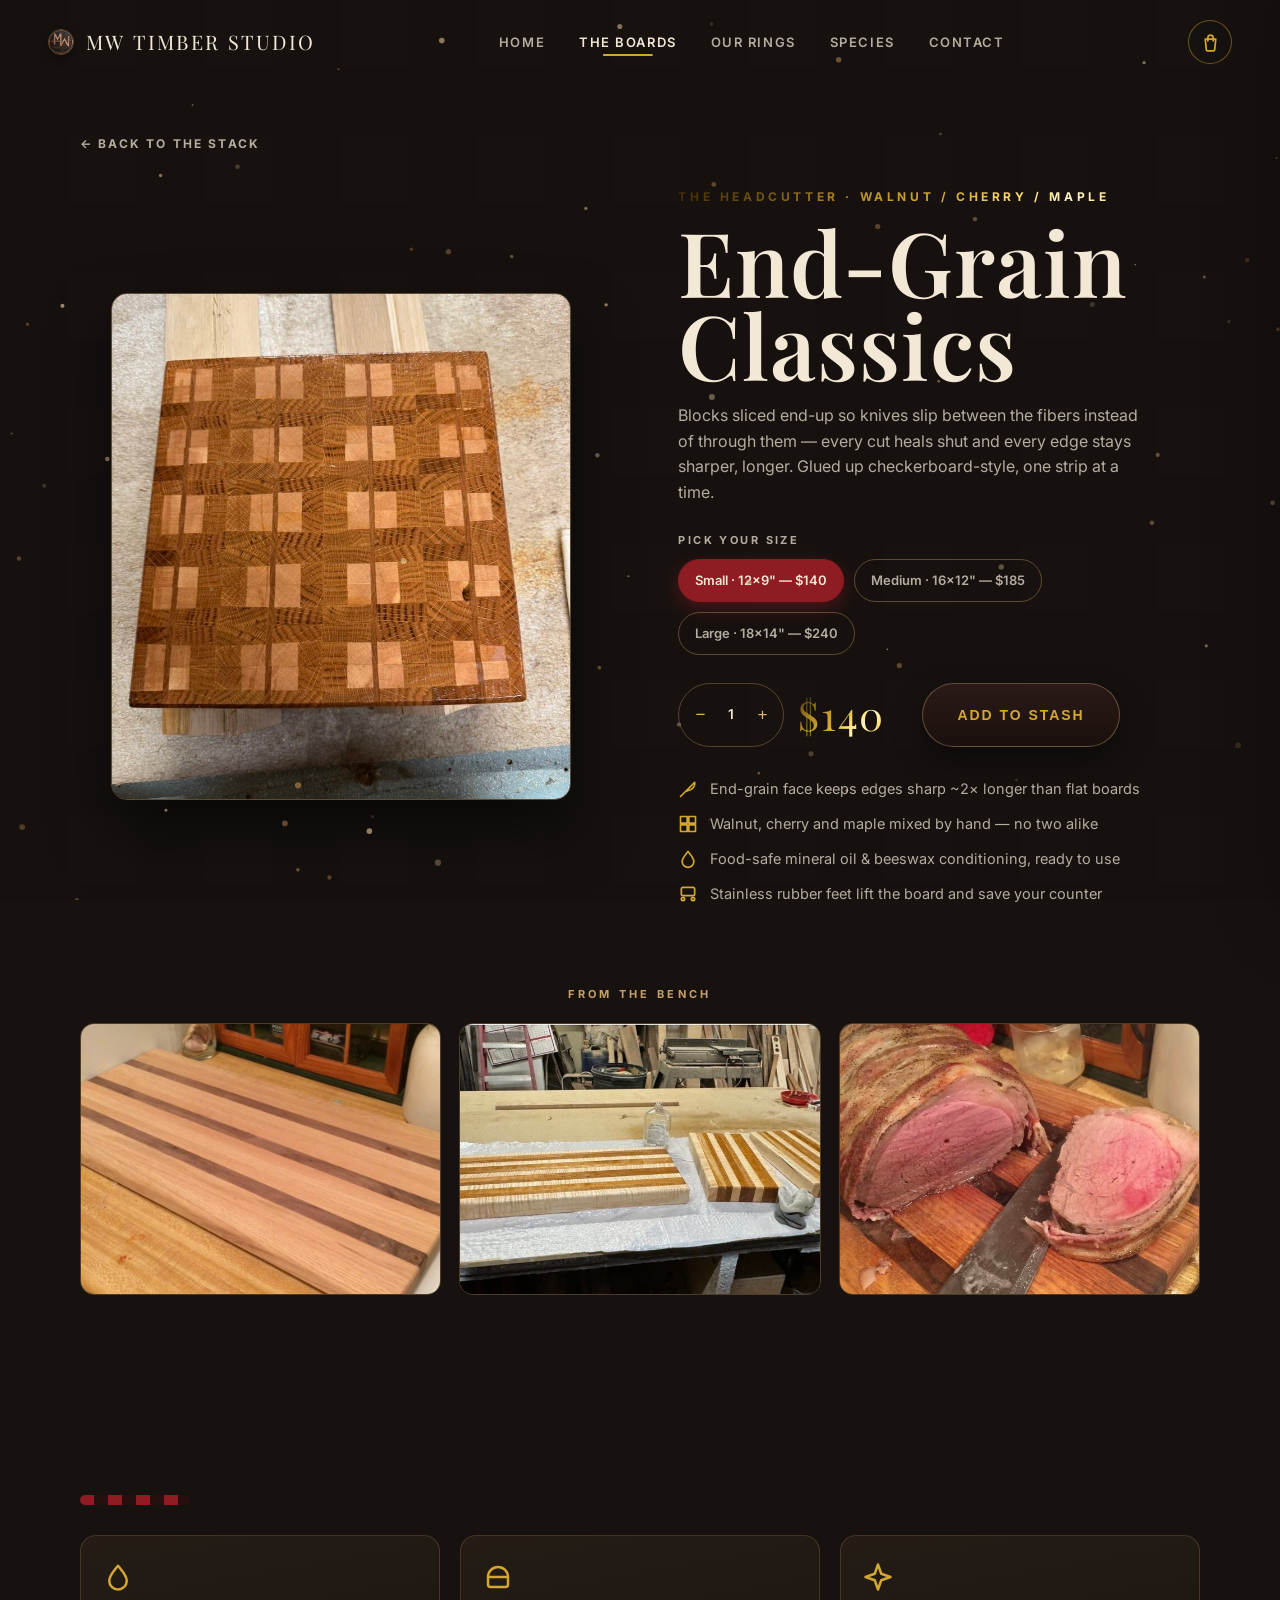
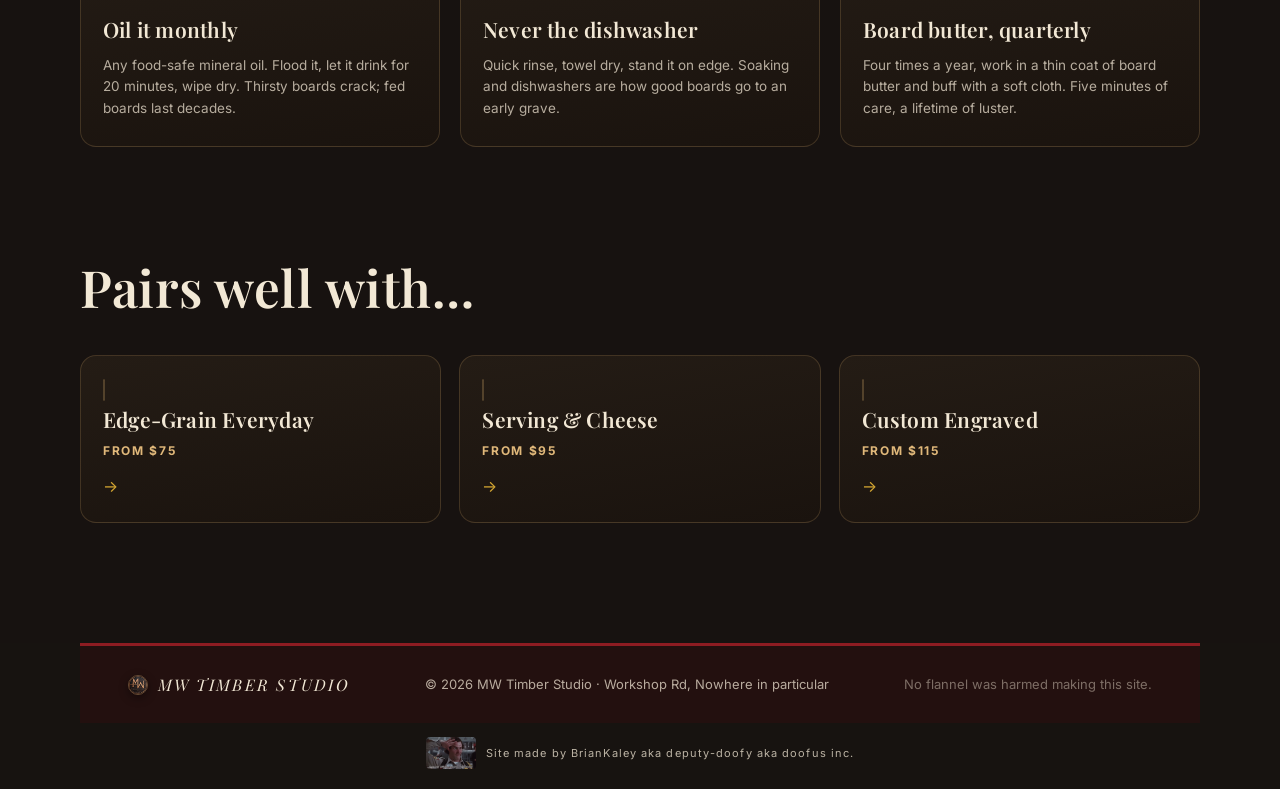
<file: end-grain.html>
<!DOCTYPE html>
<html lang="en">
<head>
<meta charset="UTF-8" />
<meta name="viewport" content="width=device-width, initial-scale=1.0" />
<title>End-Grain Classics — MW Timber Studio</title>
<meta name="description" content="Handmade end-grain cutting boards in walnut, cherry and maple. Kind to knife edges, built tough, plaid deep." />
<link rel="icon" href="data:image/svg+xml,%3Csvg xmlns='http://www.w3.org/2000/svg' viewBox='0 0 32 32'%3E%3Crect width='32' height='32' fill='%238e1c22'/%3E%3Crect y='0' width='32' height='8' fill='%23231010'/%3E%3Crect y='16' width='32' height='8' fill='%23231010'/%3E%3Crect x='0' width='8' height='32' fill='%23231010' opacity='.85'/%3E%3Crect x='16' width='8' height='32' fill='%23231010' opacity='.85'/%3E%3C/svg%3E" />
<link rel="preconnect" href="https://fonts.googleapis.com" />
<link rel="preconnect" href="https://fonts.gstatic.com" crossorigin />
<link href="https://fonts.googleapis.com/css2?family=Playfair+Display:ital,wght@0,500;0,600;0,700;1,500;1,600&family=Inter:wght@400;500;600&display=swap" rel="stylesheet" />
<link rel="stylesheet" href="styles.css" />
</head>
<body class="is-loading">

<div id="loader" aria-hidden="true">
  <div class="loader-bars"><span></span><span></span><span></span><span></span></div>
  <p class="loader-title">MW TIMBER STUDIO</p>
</div>
<canvas id="sawdust" aria-hidden="true"></canvas>

<nav id="nav">
  <a class="brand" href="index.html">
    <img class="brand-logo" src="img/logo.jpg" alt="" width="26" height="26" />
    <span>MW&nbsp;TIMBER&nbsp;STUDIO</span>
  </a>
  <button id="nav-toggle" type="button" aria-label="Toggle menu"><i></i><i></i><i></i></button>
  <ul class="nav-links">
    <li><a href="index.html">Home</a></li>
    <li><a href="index.html#wood" class="active">The Boards</a></li>
    <li><a href="index.html#rings">Our Rings</a></li>
    <li><a href="index.html#gallery">Species</a></li>
    <li><a href="index.html#contact">Contact</a></li>
  </ul>
</nav>

<main class="product-page" data-product="end-grain">
  <div class="container">
    <a class="crumb" href="index.html#wood">← Back to the stack</a>

    <div class="product-hero">
      <div class="board-stage reveal left" aria-hidden="true">
        <span class="photo-stage"><img src="img/end-grain.jpg" alt="End-grain checkerboard cutting board in oak and maple" /></span>
      </div>

      <div class="product-info">
        <p class="product-kicker reveal">THE HEADCUTTER · WALNUT / CHERRY / MAPLE</p>
        <h1 class="reveal">End-Grain<br/>Classics</h1>
        <p class="product-blurb reveal" data-delay="100">Blocks sliced end-up so knives slip between the fibers instead of through them — every cut heals shut and every edge stays sharper, longer. Glued up checkerboard-style, one strip at a time.</p>

        <fieldset class="size-pills reveal" data-delay="150" style="border:0">
          <legend class="opt-label">Pick your size</legend>
          <label class="size-pill"><input type="radio" name="size" value="0" checked /><span>Small · 12×9" — $140</span></label>
          <label class="size-pill"><input type="radio" name="size" value="1" /><span>Medium · 16×12" — $185</span></label>
          <label class="size-pill"><input type="radio" name="size" value="2" /><span>Large · 18×14" — $240</span></label>
        </fieldset>

        <div class="buy-row reveal" data-delay="200">
          <div class="qty">
            <button type="button" data-step="-1" aria-label="One less">−</button>
            <output>1</output>
            <button type="button" data-step="1" aria-label="One more">+</button>
          </div>
          <span class="price-now">$140</span>
          <button class="btn btn-primary" type="button" data-add="end-grain">Add to stash</button>
        </div>

        <ul class="feature-list reveal" data-delay="250">
          <li><svg viewBox="0 0 24 24"><title>Knife friendly</title><path d="M3 21 l6-6 M9 15 L20 4 c1 3-1 7-5 9 z"/></svg>End-grain face keeps edges sharp ~2× longer than flat boards</li>
          <li><svg viewBox="0 0 24 24"><title>Mixed species</title><rect x="3" y="3" width="8" height="8"/><rect x="13" y="3" width="8" height="8"/><rect x="3" y="13" width="8" height="8"/><rect x="13" y="13" width="8" height="8"/></svg>Walnut, cherry and maple mixed by hand — no two alike</li>
          <li><svg viewBox="0 0 24 24"><title>Food safe finish</title><path d="M12 3 c4 5 7 8 7 12 a7 7 0 0 1 -14 0 c0-4 3-7 7-12 z"/></svg>Food-safe mineral oil &amp; beeswax conditioning, ready to use</li>
          <li><svg viewBox="0 0 24 24"><title>Rubber feet</title><circle cx="6" cy="18" r="2"/><circle cx="18" cy="18" r="2"/><rect x="4" y="4" width="16" height="10" rx="2"/></svg>Stainless rubber feet lift the board and save your counter</li>
        </ul>
      </div>
    </div>


    <p class="strip-label">From the bench</p>
    <div class="photo-strip grid-stagger">
        <figure class="reveal"><img src="img/kitchen.jpg" alt="An oak and walnut board at home on the kitchen counter" loading="lazy" /></figure>
        <figure class="reveal"><img src="img/workshop.jpg" alt="Three boards fresh off the workshop bench" loading="lazy" /></figure>
        <figure class="reveal"><img src="img/serving.jpg" alt="Sunday roast carved on a handmade board" loading="lazy" /></figure>
    </div>

    <section class="care-strip">
      <h2 class="section-title reveal"><em>Keep It Fed</em><span class="rule"></span></h2>
      <div class="care-grid grid-stagger">
        <div class="care-card reveal">
          <svg viewBox="0 0 24 24"><title>Oil monthly</title><path d="M12 3 c4 5 7 8 7 12 a7 7 0 0 1 -14 0 c0-4 3-7 7-12 z"/></svg>
          <h3>Oil it monthly</h3>
          <p>Any food-safe mineral oil. Flood it, let it drink for 20 minutes, wipe dry. Thirsty boards crack; fed boards last decades.</p>
        </div>
        <div class="care-card reveal">
          <svg viewBox="0 0 24 24"><title>Hand wash only</title><path d="M4 12 h16 M4 12 a8 8 0 0 1 16 0 v6 a2 2 0 0 1 -2 2 H6 a2 2 0 0 1 -2 -2 z"/></svg>
          <h3>Never the dishwasher</h3>
          <p>Quick rinse, towel dry, stand it on edge. Soaking and dishwashers are how good boards go to an early grave.</p>
        </div>
        <div class="care-card reveal">
          <svg viewBox="0 0 24 24"><title>Quarterly buff</title><path d="M12 2 l2.6 7.4 L22 12 l-7.4 2.6 L12 22 l-2.6-7.4 L2 12 l7.4-2.6 z"/></svg>
          <h3>Board butter, quarterly</h3>
          <p>Four times a year, work in a thin coat of board butter and buff with a soft cloth. Five minutes of care, a lifetime of luster.</p>
        </div>
      </div>
    </section>

    <section class="related">
      <h2>Pairs well with…</h2>
      <div class="mini-cards grid-stagger">
        <a class="mini-card reveal" href="edge-grain.html" style="--tone: linear-gradient(160deg,#7e3b2a,#c49f66)">
          <span class="mc-art"></span>
          <h3>Edge-Grain Everyday</h3>
          <small>from $75</small><br/>
          <span class="mc-arrow">→</span>
        </a>
        <a class="mini-card reveal" href="serving-boards.html" style="--tone: radial-gradient(circle at 30% 120%, #9a7443, #57241a)">
          <span class="mc-art"></span>
          <h3>Serving &amp; Cheese</h3>
          <small>from $95</small><br/>
          <span class="mc-arrow">→</span>
        </a>
        <a class="mini-card reveal" href="custom-engraved.html" style="--tone: linear-gradient(160deg,#3a2412,#241408)">
          <span class="mc-art"></span>
          <h3>Custom Engraved</h3>
          <small>from $115</small><br/>
          <span class="mc-arrow">→</span>
        </a>
      </div>
    </section>
  </div>
</main>

<footer>
  <span class="foot-brand"><img class="brand-logo" src="img/logo.jpg" alt="" width="20" height="20" /> MW TIMBER STUDIO</span>
  <span>© 2026 MW Timber Studio · Workshop Rd, Nowhere in particular</span>
  <span class="foot-note">No flannel was harmed making this site.</span>
</footer>

<div class="site-credit">
  <img src="img/doofy.gif" alt="" width="50" height="32" />
  <span>Site made by BrianKaley aka deputy-doofy aka doofus inc.</span>
</div>

<script src="script.js"></script>
</body>
</html>
</file>
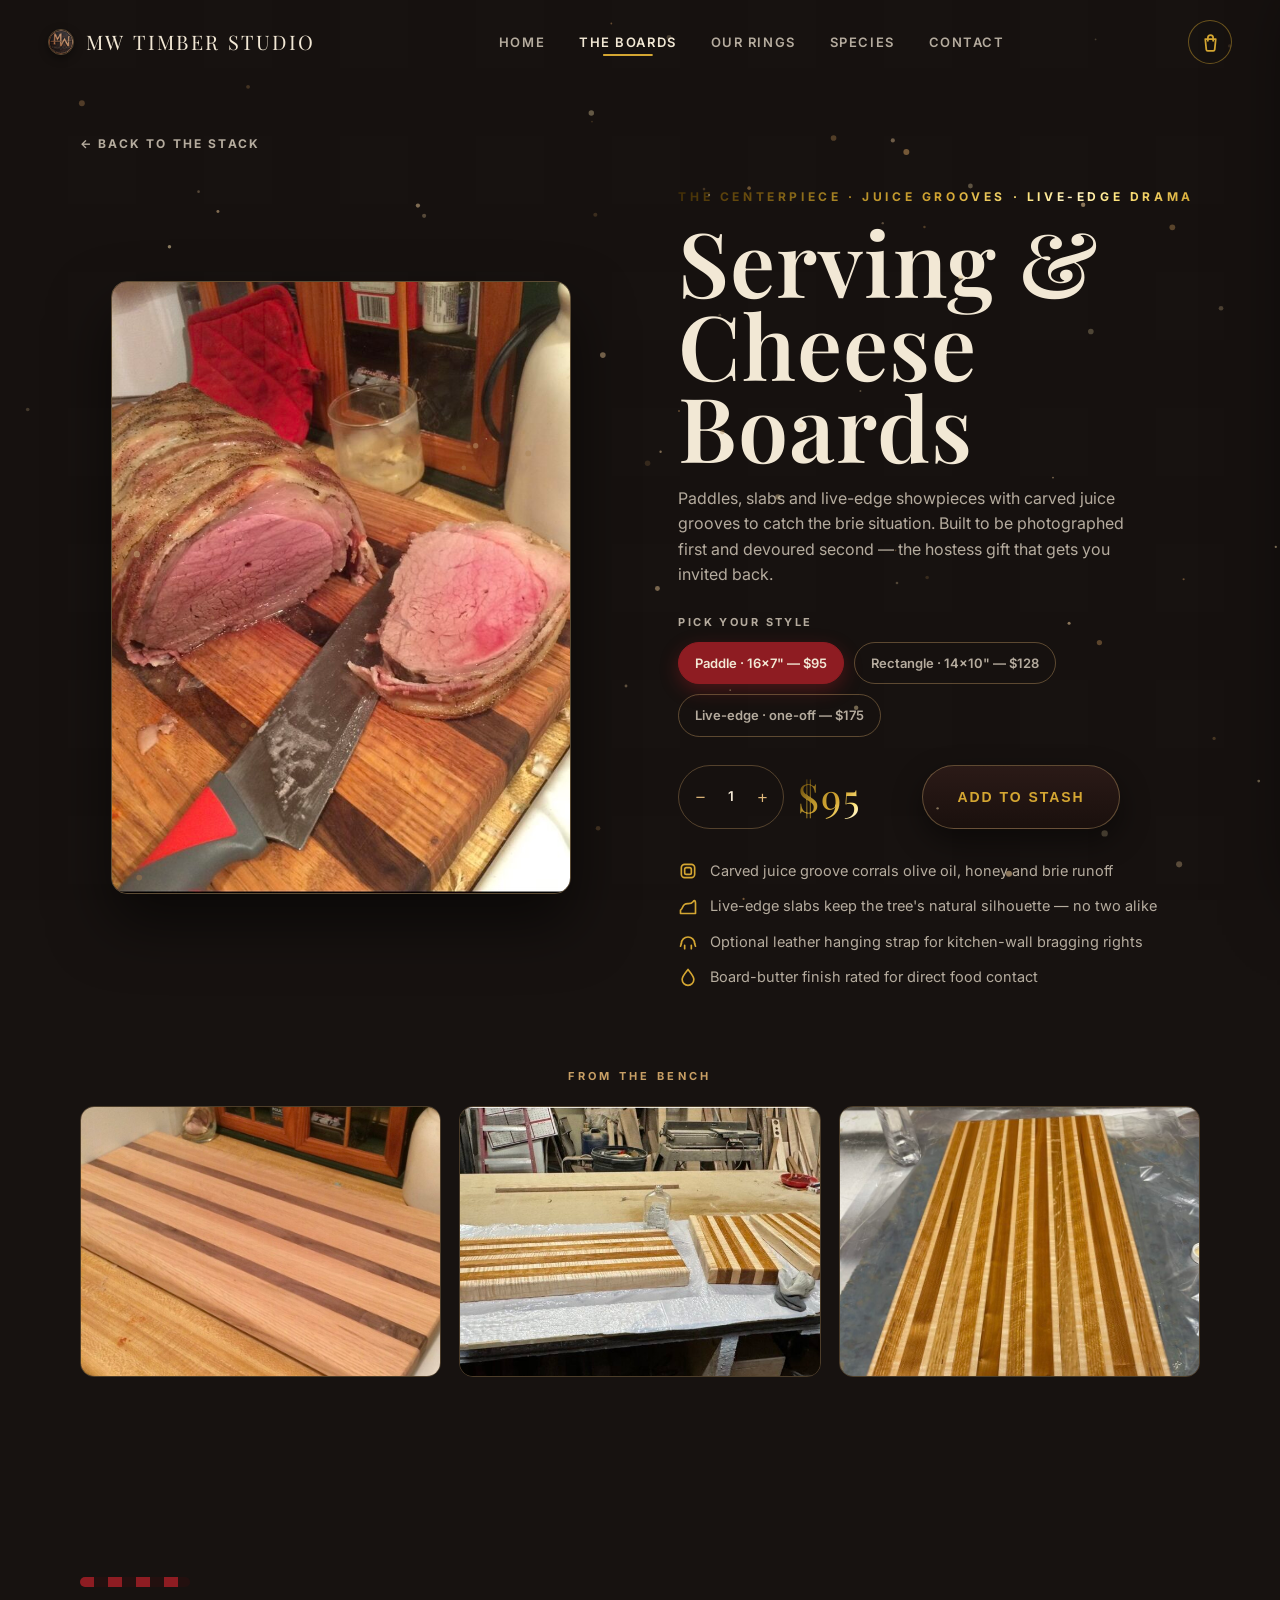
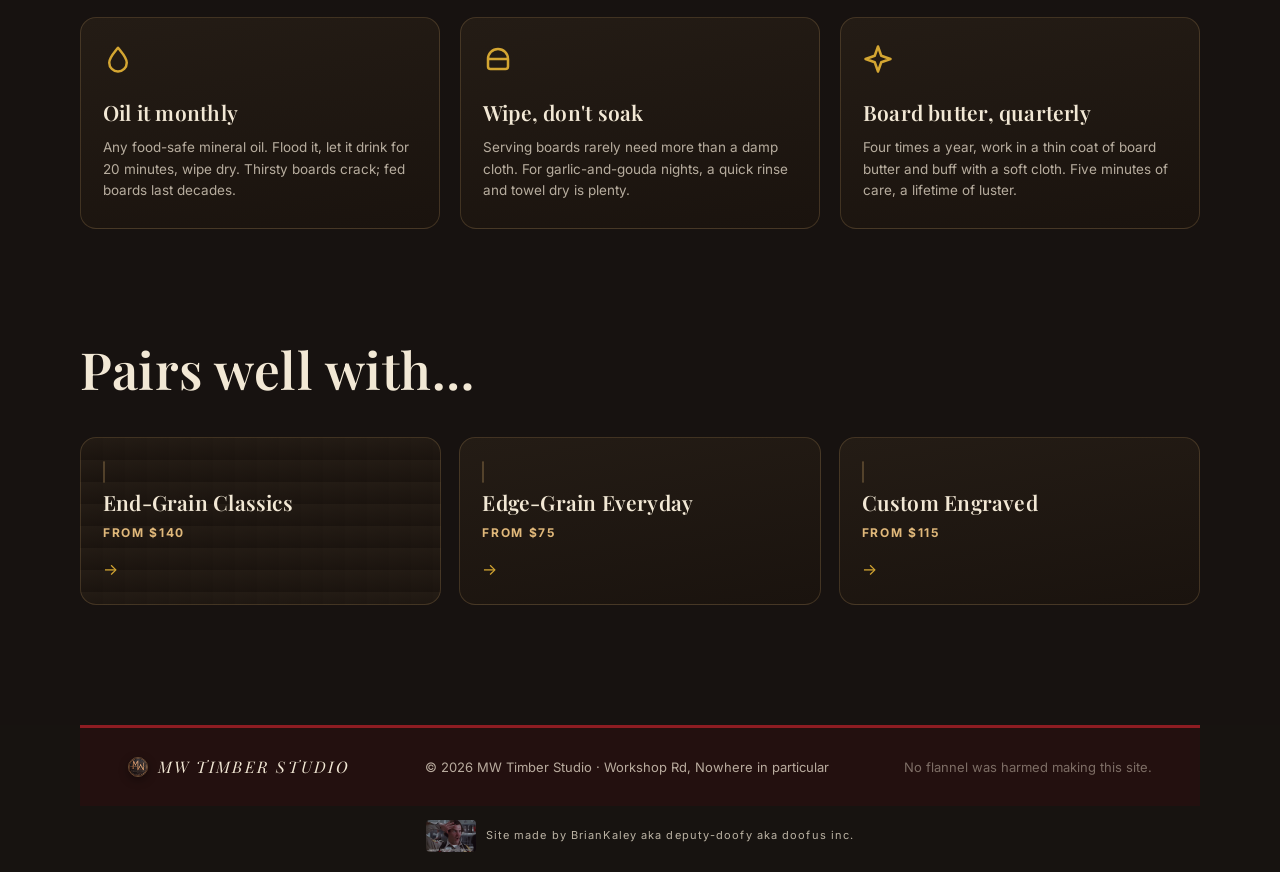
<file: serving-boards.html>
<!DOCTYPE html>
<html lang="en">
<head>
<meta charset="UTF-8" />
<meta name="viewport" content="width=device-width, initial-scale=1.0" />
<title>Serving &amp; Cheese Boards — MW Timber Studio</title>
<meta name="description" content="Charcuterie-ready serving paddles and cheese boards with juice grooves and live-edge drama. Photograph first, devour second." />
<link rel="icon" href="data:image/svg+xml,%3Csvg xmlns='http://www.w3.org/2000/svg' viewBox='0 0 32 32'%3E%3Crect width='32' height='32' fill='%238e1c22'/%3E%3Crect y='0' width='32' height='8' fill='%23231010'/%3E%3Crect y='16' width='32' height='8' fill='%23231010'/%3E%3Crect x='0' width='8' height='32' fill='%23231010' opacity='.85'/%3E%3Crect x='16' width='8' height='32' fill='%23231010' opacity='.85'/%3E%3C/svg%3E" />
<link rel="preconnect" href="https://fonts.googleapis.com" />
<link rel="preconnect" href="https://fonts.gstatic.com" crossorigin />
<link href="https://fonts.googleapis.com/css2?family=Playfair+Display:ital,wght@0,500;0,600;0,700;1,500;1,600&family=Inter:wght@400;500;600&display=swap" rel="stylesheet" />
<link rel="stylesheet" href="styles.css" />
</head>
<body class="is-loading">

<div id="loader" aria-hidden="true">
  <div class="loader-bars"><span></span><span></span><span></span><span></span></div>
  <p class="loader-title">MW TIMBER STUDIO</p>
</div>
<canvas id="sawdust" aria-hidden="true"></canvas>

<nav id="nav">
  <a class="brand" href="index.html">
    <img class="brand-logo" src="img/logo.jpg" alt="" width="26" height="26" />
    <span>MW&nbsp;TIMBER&nbsp;STUDIO</span>
  </a>
  <button id="nav-toggle" type="button" aria-label="Toggle menu"><i></i><i></i><i></i></button>
  <ul class="nav-links">
    <li><a href="index.html">Home</a></li>
    <li><a href="index.html#wood" class="active">The Boards</a></li>
    <li><a href="index.html#rings">Our Rings</a></li>
    <li><a href="index.html#gallery">Species</a></li>
    <li><a href="index.html#contact">Contact</a></li>
  </ul>
</nav>

<main class="product-page" data-product="serving">
  <div class="container">
    <a class="crumb" href="index.html#wood">← Back to the stack</a>

    <div class="product-hero">
      <div class="board-stage reveal left" aria-hidden="true">
        <span class="photo-stage"><img src="img/serving.jpg" alt="Sunday roast carved on a handmade board" /></span>
      </div>

      <div class="product-info">
        <p class="product-kicker reveal">THE CENTERPIECE · JUICE GROOVES · LIVE-EDGE DRAMA</p>
        <h1 class="reveal">Serving &amp;<br/>Cheese Boards</h1>
        <p class="product-blurb reveal" data-delay="100">Paddles, slabs and live-edge showpieces with carved juice grooves to catch the brie situation. Built to be photographed first and devoured second — the hostess gift that gets you invited back.</p>

        <fieldset class="size-pills reveal" data-delay="150" style="border:0">
          <legend class="opt-label">Pick your style</legend>
          <label class="size-pill"><input type="radio" name="size" value="0" checked /><span>Paddle · 16×7" — $95</span></label>
          <label class="size-pill"><input type="radio" name="size" value="1" /><span>Rectangle · 14×10" — $128</span></label>
          <label class="size-pill"><input type="radio" name="size" value="2" /><span>Live-edge · one-off — $175</span></label>
        </fieldset>

        <div class="buy-row reveal" data-delay="200">
          <div class="qty">
            <button type="button" data-step="-1" aria-label="One less">−</button>
            <output>1</output>
            <button type="button" data-step="1" aria-label="One more">+</button>
          </div>
          <span class="price-now">$95</span>
          <button class="btn btn-primary" type="button" data-add="serving">Add to stash</button>
        </div>

        <ul class="feature-list reveal" data-delay="250">
          <li><svg viewBox="0 0 24 24"><title>Juice groove</title><rect x="4" y="4" width="16" height="16" rx="4"/><rect x="8" y="8" width="8" height="8" rx="2"/></svg>Carved juice groove corrals olive oil, honey and brie runoff</li>
          <li><svg viewBox="0 0 24 24"><title>Live edge options</title><path d="M3 17 C6 15 5 12 8 10 s7 1 10 -3 3 2 3 2 v12 H3 z"/></svg>Live-edge slabs keep the tree's natural silhouette — no two alike</li>
          <li><svg viewBox="0 0 24 24"><title>Leather strap</title><path d="M4 14 a8 8 0 0 1 16 0"/><path d="M4 14 l-1 3 M20 14 l1 3 M8 16 v4 M16 16 v4"/></svg>Optional leather hanging strap for kitchen-wall bragging rights</li>
          <li><svg viewBox="0 0 24 24"><title>Serving safe finish</title><path d="M12 3 c4 5 7 8 7 12 a7 7 0 0 1 -14 0 c0-4 3-7 7-12 z"/></svg>Board-butter finish rated for direct food contact</li>
        </ul>
      </div>
    </div>


    <p class="strip-label">From the bench</p>
    <div class="photo-strip grid-stagger">
        <figure class="reveal"><img src="img/kitchen.jpg" alt="An oak and walnut board at home on the kitchen counter" loading="lazy" /></figure>
        <figure class="reveal"><img src="img/workshop.jpg" alt="Three boards fresh off the workshop bench" loading="lazy" /></figure>
        <figure class="reveal"><img src="img/edge-grain.jpg" alt="Edge-grain board with fine walnut and maple stripes" loading="lazy" /></figure>
    </div>

    <section class="care-strip">
      <h2 class="section-title reveal"><em>Keep It Fed</em><span class="rule"></span></h2>
      <div class="care-grid grid-stagger">
        <div class="care-card reveal">
          <svg viewBox="0 0 24 24"><title>Oil monthly</title><path d="M12 3 c4 5 7 8 7 12 a7 7 0 0 1 -14 0 c0-4 3-7 7-12 z"/></svg>
          <h3>Oil it monthly</h3>
          <p>Any food-safe mineral oil. Flood it, let it drink for 20 minutes, wipe dry. Thirsty boards crack; fed boards last decades.</p>
        </div>
        <div class="care-card reveal">
          <svg viewBox="0 0 24 24"><title>Hand wash only</title><path d="M4 12 h16 M4 12 a8 8 0 0 1 16 0 v6 a2 2 0 0 1 -2 2 H6 a2 2 0 0 1 -2 -2 z"/></svg>
          <h3>Wipe, don't soak</h3>
          <p>Serving boards rarely need more than a damp cloth. For garlic-and-gouda nights, a quick rinse and towel dry is plenty.</p>
        </div>
        <div class="care-card reveal">
          <svg viewBox="0 0 24 24"><title>Quarterly buff</title><path d="M12 2 l2.6 7.4 L22 12 l-7.4 2.6 L12 22 l-2.6-7.4 L2 12 l7.4-2.6 z"/></svg>
          <h3>Board butter, quarterly</h3>
          <p>Four times a year, work in a thin coat of board butter and buff with a soft cloth. Five minutes of care, a lifetime of luster.</p>
        </div>
      </div>
    </section>

    <section class="related">
      <h2>Pairs well with…</h2>
      <div class="mini-cards grid-stagger">
        <a class="mini-card reveal" href="end-grain.html" style="--tone: conic-gradient(#4a3018 90deg, #caa36a 90deg 180deg, #4a3018 180deg 270deg, #caa36a 270deg); background-size: 22px 22px;">
          <span class="mc-art"></span>
          <h3>End-Grain Classics</h3>
          <small>from $140</small><br/>
          <span class="mc-arrow">→</span>
        </a>
        <a class="mini-card reveal" href="edge-grain.html" style="--tone: linear-gradient(160deg,#7e3b2a,#c49f66)">
          <span class="mc-art"></span>
          <h3>Edge-Grain Everyday</h3>
          <small>from $75</small><br/>
          <span class="mc-arrow">→</span>
        </a>
        <a class="mini-card reveal" href="custom-engraved.html" style="--tone: linear-gradient(160deg,#3a2412,#241408)">
          <span class="mc-art"></span>
          <h3>Custom Engraved</h3>
          <small>from $115</small><br/>
          <span class="mc-arrow">→</span>
        </a>
      </div>
    </section>
  </div>
</main>

<footer>
  <span class="foot-brand"><img class="brand-logo" src="img/logo.jpg" alt="" width="20" height="20" /> MW TIMBER STUDIO</span>
  <span>© 2026 MW Timber Studio · Workshop Rd, Nowhere in particular</span>
  <span class="foot-note">No flannel was harmed making this site.</span>
</footer>

<div class="site-credit">
  <img src="img/doofy.gif" alt="" width="50" height="32" />
  <span>Site made by BrianKaley aka deputy-doofy aka doofus inc.</span>
</div>

<script src="script.js"></script>
</body>
</html>
</file>
<file: styles.css>
/* ============================================================
   MW TIMBER STUDIO — plaid to the core
   ============================================================ */
:root {
  --plaid-red: #8e1c22;
  --plaid-red-deep: #6d1218;
  --plaid-dark: #23100f;
  --ink: #171310;
  --bark: #2a1f16;
  --cream: #f2e8d5;
  --cream-dim: rgba(242, 232, 213, 0.72);
  --tan: #c89f65;
  --tan-bright: #e0b87a;
  --green: #33502f;
  --tile: 68px; /* plaid tile size */
  --ease-out: cubic-bezier(0.2, 0.7, 0.2, 1);
  --serif: "Playfair Display", Georgia, "Times New Roman", serif;
  --gold: #d4a632;
  --gold-bright: #ffe680;
  --gold-gradient: linear-gradient(135deg,
    #3d2b06 0%, #6b4e0e 8%, #b8922a 18%, #d4a632 26%,
    #ffe680 34%, #fff3c4 38%, #ffe680 42%, #d4a632 50%,
    #8a6914 58%, #b8922a 66%, #ffe680 74%, #fff3c4 78%,
    #d4a632 86%, #6b4e0e 94%, #3d2b06 100%);
}

* { margin: 0; padding: 0; box-sizing: border-box; }

html { scroll-behavior: smooth; }

body {
  font-family: "Inter", system-ui, -apple-system, sans-serif;
  background-color: var(--ink);
  background-image:
    repeating-linear-gradient(0deg,
      rgba(15, 5, 5, 0.68) 0 var(--tile),
      transparent var(--tile) calc(var(--tile) * 2)),
    repeating-linear-gradient(90deg,
      rgba(15, 5, 5, 0.68) 0 var(--tile),
      transparent var(--tile) calc(var(--tile) * 2)),
    repeating-linear-gradient(45deg,
      transparent 0px, transparent 1px,
      rgba(0, 0, 0, 0.04) 1px, rgba(0, 0, 0, 0.04) 2px);
  background-size: calc(var(--tile) * 2) calc(var(--tile) * 2), calc(var(--tile) * 2) calc(var(--tile) * 2), 3px 3px;
  background-attachment: fixed, fixed, fixed;
  color: var(--cream);
  overflow-x: hidden;
  line-height: 1.6;
}

body.is-loading { overflow: hidden; }

::selection { background: var(--plaid-red); color: var(--cream); }

section { scroll-margin-top: 76px; }

h1, h2, h3 { font-family: var(--serif);
  letter-spacing: 0.01em; font-weight: 600; }

.container { width: min(1120px, 92%); margin-inline: auto; }

.section { padding: clamp(80px, 12vw, 140px) 0; position: relative; background: rgba(23, 19, 16, 0.88); }

/* ============================================================
   PRELOADER
   ============================================================ */
#loader {
  position: fixed; inset: 0; z-index: 200;
  display: grid; place-content: center; justify-items: center; gap: 22px;
  background: var(--plaid-dark);
  transition: transform 0.7s var(--ease-out), opacity 0.7s ease;
}
#loader.done { transform: translateY(-100%); opacity: 0.4; pointer-events: none; }

.loader-bars { display: flex; gap: 10px; height: 64px; }
.loader-bars span {
  width: 18px; border-radius: 4px;
  background:
    repeating-linear-gradient(0deg, rgba(20,10,10,.55) 0 14px, transparent 14px 28px),
    var(--plaid-red);
  animation: barPulse 1s var(--ease-out) infinite alternate;
  transform-origin: bottom;
}
.loader-bars span:nth-child(2) { animation-delay: 0.15s; filter: hue-rotate(-8deg); }
.loader-bars span:nth-child(3) { animation-delay: 0.3s; }
.loader-bars span:nth-child(4) { animation-delay: 0.45s; filter: hue-rotate(-8deg); }

@keyframes barPulse {
  from { transform: scaleY(0.25); opacity: 0.55; }
  to   { transform: scaleY(1);    opacity: 1; }
}

.loader-title {
  font-family: var(--serif);
  letter-spacing: 0.32em; text-indent: 0.32em;
  color: var(--tan); font-size: 13px; font-weight: 500;
  animation: fadeSlide 1.4s ease both;
}
@keyframes fadeSlide { from { opacity: 0; transform: translateY(10px); } to { opacity: 1; transform: none; } }

/* ============================================================
   SAWDUST CANVAS
   ============================================================ */
#sawdust {
  position: fixed; inset: 0; z-index: 1;
  pointer-events: none;
}

/* everything readable sits above the dust */
nav, header.hero, .marquee, .section, footer { position: relative; z-index: 2; }

/* ============================================================
   NAV
   ============================================================ */
nav {
  position: fixed; top: 0; left: 0; right: 0; z-index: 100;
  display: flex; align-items: center; justify-content: space-between;
  padding: 20px min(4vw, 48px);
  transition: background 0.4s ease, padding 0.4s ease, box-shadow 0.4s ease;
}
nav.scrolled {
  padding: 10px min(4vw, 48px);
  background: rgba(23, 19, 16, 0.82);
  backdrop-filter: blur(14px);
  -webkit-backdrop-filter: blur(14px);
  box-shadow: 0 8px 30px rgba(0, 0, 0, 0.45);
}

.brand {
  display: flex; align-items: center; gap: 12px;
  color: var(--cream); text-decoration: none;
  font-family: var(--serif); font-size: 20px; letter-spacing: 0.12em;
}
.brand-chip {
  width: 26px; height: 26px; border-radius: 6px; flex: none;
  background:
    repeating-linear-gradient(90deg, var(--plaid-dark) 0 7px, transparent 7px 14px),
    repeating-linear-gradient(0deg, var(--plaid-dark) 0 7px, transparent 7px 14px),
    var(--plaid-red);
  box-shadow: inset 0 0 0 2px rgba(0, 0, 0, 0.35), 0 3px 10px rgba(0, 0, 0, 0.4);
  transition: transform 0.5s var(--ease-out);
}
.brand:hover .brand-chip { transform: rotate(90deg) scale(1.08); }

.brand-logo {
  width: 26px; height: 26px; border-radius: 50%; flex: none;
  object-fit: cover;
  border: 1px solid rgba(224, 184, 122, 0.35);
  box-shadow: 0 3px 10px rgba(0, 0, 0, 0.4);
  transition: transform 0.5s var(--ease-out);
}
.brand:hover .brand-logo { transform: rotate(90deg) scale(1.08); }

.nav-links {
  display: flex; gap: 6px; list-style: none;
}
.nav-links a {
  color: var(--cream-dim); text-decoration: none;
  font-size: 13px; font-weight: 600; letter-spacing: 0.12em; text-transform: uppercase;
  padding: 8px 14px; border-radius: 999px;
  position: relative;
  transition: color 0.3s ease, background 0.3s ease;
}
.nav-links a::after {
  content: ""; position: absolute; left: 50%; bottom: 2px;
  width: 0; height: 2px; border-radius: 2px; background: var(--tan);
  transform: translateX(-50%);
  transition: width 0.35s var(--ease-out);
}
.nav-links a:hover, .nav-links a.active { color: var(--cream); }
.nav-links a.active::after, .nav-links a:hover::after { width: 40%; }

#nav-toggle { display: none; background: none; border: 0; cursor: pointer; padding: 8px; }
#nav-toggle i {
  display: block; width: 24px; height: 2px; margin: 5px 0;
  background: var(--cream); border-radius: 2px; transition: 0.35s var(--ease-out);
}
body.nav-open #nav-toggle i:nth-child(1) { transform: translateY(7px) rotate(45deg); }
body.nav-open #nav-toggle i:nth-child(2) { opacity: 0; }
body.nav-open #nav-toggle i:nth-child(3) { transform: translateY(-7px) rotate(-45deg); }

/* ============================================================
   HERO
   ============================================================ */
.hero {
  min-height: 100svh;
  display: grid; place-items: center;
  overflow: hidden;
  isolation: isolate;
}

/* animated buffalo plaid backdrop */
.hero-plaid {
  position: absolute; inset: -140px; z-index: -2;
  background-color: var(--plaid-red);
  background-image:
    repeating-linear-gradient(0deg,
      rgba(15, 5, 5, 0.72) 0 var(--tile),
      transparent var(--tile) calc(var(--tile) * 2)),
    repeating-linear-gradient(90deg,
      rgba(15, 5, 5, 0.72) 0 var(--tile),
      transparent var(--tile) calc(var(--tile) * 2)),
    repeating-linear-gradient(45deg,
      transparent 0px, transparent 1px,
      rgba(0, 0, 0, 0.05) 1px, rgba(0, 0, 0, 0.05) 2px);
  background-size: calc(var(--tile) * 2) calc(var(--tile) * 2), calc(var(--tile) * 2) calc(var(--tile) * 2), 3px 3px;
  animation: plaidDrift 26s linear infinite;
}
@keyframes plaidDrift {
  from { background-position: 0 0, 0 0; }
  to   { background-position: calc(var(--tile) * 2) calc(var(--tile) * 2), calc(var(--tile) * 2) calc(var(--tile) * 2); }
}

.hero-vignette {
  position: absolute; inset: 0; z-index: -1;
  background:
    radial-gradient(ellipse at 50% 42%, transparent 30%, rgba(15, 8, 8, 0.55) 78%, rgba(15, 8, 8, 0.85) 100%);
}

.hero-inner { text-align: center; padding: 120px 20px 160px; will-change: transform; }

.hero-kicker {
  font-size: 12px; font-weight: 700; letter-spacing: 0.34em; text-transform: uppercase;
  color: var(--tan-bright); margin-bottom: 26px;
  text-shadow: 0 2px 12px rgba(0, 0, 0, 0.6);
}

.hero-logo {
  display: block;
  width: 120px; height: 120px;
  border-radius: 50%;
  object-fit: cover;
  margin: 0 auto 28px;
  border: 2px solid rgba(224, 184, 122, 0.45);
  box-shadow: 0 4px 30px rgba(0, 0, 0, 0.4), 0 0 50px rgba(224, 184, 122, 0.08);
}

.hero-title {
  font-size: clamp(58px, 10.5vw, 150px);
  line-height: 0.98;
  color: var(--cream);
  text-shadow: 0 10px 40px rgba(0, 0, 0, 0.55);
  perspective: 900px;
}
.hero-title .line { display: block; overflow: visible; }
.hero-title .ch {
  display: inline-block;
  transform: translateY(120%) rotateX(-70deg);
  opacity: 0;
  animation: chIn 0.85s var(--ease-out) forwards;
}
.hero-title .line-1 .ch {
  /* live-edge wood: bright grain flows left→right across the whole word */
  background:
    repeating-linear-gradient(90deg,
      transparent 0px, transparent 2px,
      rgba(80, 48, 16, 0.12) 2px, rgba(80, 48, 16, 0.12) 3px),
    linear-gradient(90deg,
      #8b5e34 0%, #a0704a 6%, #c4956a 14%, #ddb88a 22%,
      #c4956a 30%, #a0704a 38%, #ddb88a 46%, #c4956a 54%,
      #a0704a 62%, #ddb88a 70%, #c4956a 78%, #a0704a 86%,
      #8b5e34 94%, #6b4226 100%);
  background-size: 200% 100%, 500% 100%;
  -webkit-background-clip: text;
  background-clip: text;
  color: transparent;
  text-shadow:
    0 0 30px rgba(196, 149, 106, 0.35),
    0 3px 12px rgba(0, 0, 0, 0.7);
}
/* each letter shows a contiguous slice of the grain */
.hero-title .line-1 .ch:nth-child(1) { background-position: 0% 50%, 0% 50%; }
.hero-title .line-1 .ch:nth-child(2) { background-position: 0% 50%, 20% 50%; }
.hero-title .line-1 .ch:nth-child(3) { background-position: 0% 50%, 40% 50%; }
.hero-title .line-1 .ch:nth-child(4) { background-position: 0% 50%, 60% 50%; }
.hero-title .line-1 .ch:nth-child(5) { background-position: 0% 50%, 80% 50%; }
.hero-title .line-1 .ch:nth-child(6) { background-position: 0% 50%, 100% 50%; }
.hero-title .line-2 .ch {
  animation: chIn 1s var(--ease-out) forwards, metalShine 3.5s ease-in-out infinite;
}
.hero-title .outline {
  font-style: italic;
  background: var(--gold-gradient);
  background-size: 200% 100%;
  -webkit-background-clip: text;
  background-clip: text;
  color: transparent;
}
@keyframes chIn { to { transform: none; opacity: 1; } }

/* per-letter stagger delays (set in JS, fallback here) */
.hero-title .line .ch:nth-child(1) { animation-delay: 0.05s; }
.hero-title .line .ch:nth-child(2) { animation-delay: 0.13s; }
.hero-title .line .ch:nth-child(3) { animation-delay: 0.21s; }
.hero-title .line .ch:nth-child(4) { animation-delay: 0.29s; }
.hero-title .line .ch:nth-child(5) { animation-delay: 0.37s; }
.hero-title .line .ch:nth-child(6) { animation-delay: 0.45s; }

.hero-sub {
  margin-top: 28px; color: var(--cream);
  font-size: clamp(15px, 1.6vw, 18px);
  text-shadow: 0 2px 14px rgba(0, 0, 0, 0.65);
}

.hero-cta { margin-top: 38px; display: flex; gap: 16px; justify-content: center; flex-wrap: wrap; }

/* buttons */
.btn {
  display: inline-block; padding: 15px 34px; border-radius: 999px;
  font-weight: 700; font-size: 14px; letter-spacing: 0.14em; text-transform: uppercase;
  text-decoration: none; cursor: pointer;
  position: relative; overflow: hidden;
  transition: transform 0.3s var(--ease-out), translate 0.35s var(--ease-out), box-shadow 0.3s ease, background 0.3s ease, color 0.3s ease;
}
.btn:hover { transform: translateY(-3px) scale(1.03); }
.btn:active { transform: translateY(0) scale(0.97); }
.btn::before { /* shine sweep */
  content: ""; position: absolute; top: 0; left: -80%; width: 60%; height: 100%;
  background: linear-gradient(105deg, transparent, rgba(255, 255, 255, 0.35), transparent);
  transform: skewX(-20deg);
  transition: left 0.6s ease;
}
.btn:hover::before { left: 130%; }

.btn-primary {
  background: linear-gradient(180deg, #2b1a17, #1a100d);
  border: 1px solid rgba(224, 184, 122, 0.35);
  color: var(--tan-bright);
  box-shadow: 0 12px 30px rgba(0, 0, 0, 0.45);
}
.btn-primary:hover { border-color: rgba(224, 184, 122, 0.7); box-shadow: 0 18px 44px rgba(0, 0, 0, 0.55), 0 0 24px rgba(224, 184, 122, 0.12); }

.btn-ghost {
  border: 2px solid rgba(242, 232, 213, 0.75); color: var(--cream);
  background: rgba(23, 19, 16, 0.25); backdrop-filter: blur(4px);
}
.btn-ghost:hover { background: var(--cream); color: var(--plaid-dark); }

.btn-cream { background: var(--cream); color: var(--plaid-dark); box-shadow: 0 12px 34px rgba(0,0,0,.5); }
.btn-outline { border: 2px solid var(--cream); color: var(--cream); background: transparent; }
.btn-outline:hover { background: var(--cream); color: var(--plaid-red); }

.pulse { animation: btnPulse 2.4s ease-in-out infinite; }
@keyframes btnPulse {
  0%, 100% { box-shadow: 0 12px 34px rgba(0, 0, 0, 0.5), 0 0 0 0 rgba(242, 232, 213, 0.45); }
  50%      { box-shadow: 0 12px 34px rgba(0, 0, 0, 0.5), 0 0 0 16px rgba(242, 232, 213, 0); }
}

/* treelines */
.treeline {
  position: absolute; left: -2%; right: -2%; bottom: -4px; z-index: 1;
  pointer-events: none;
}
.treeline svg { display: block; width: 100%; height: clamp(70px, 14vh, 150px); }
.treeline-back svg { fill: rgba(35, 16, 15, 0.55); }
.treeline-front { bottom: -8px; }
.treeline-front svg { fill: var(--ink); }

.treeline-back { animation: sway 7s ease-in-out infinite alternate; }
.treeline-front { animation: sway 9s ease-in-out infinite alternate-reverse; }
@keyframes sway {
  from { transform: translateX(-1.2%); }
  to   { transform: translateX(1.2%); }
}

/* scroll hint mouse */
.scroll-hint {
  position: absolute; bottom: 26px; left: 50%; transform: translateX(-50%);
  z-index: 3; opacity: 0.85;
}
.mouse {
  display: block; width: 26px; height: 42px; border-radius: 14px;
  border: 2px solid var(--cream);
}
.wheel {
  display: block; width: 4px; height: 8px; margin: 7px auto 0; border-radius: 4px;
  background: var(--tan-bright);
  animation: wheelDrop 1.6s ease-in-out infinite;
}
@keyframes wheelDrop {
  0%   { transform: translateY(0);    opacity: 1; }
  70%  { transform: translateY(14px); opacity: 0; }
  71%  { transform: translateY(0);    opacity: 0; }
  100% { opacity: 1; }
}

/* ============================================================
   MARQUEE
   ============================================================ */
.marquee {
  background: var(--plaid-dark);
  border-block: 3px solid var(--plaid-red);
  overflow: hidden;
  padding: 14px 0;
}
.marquee-track {
  display: flex; white-space: nowrap; width: max-content;
  animation: marquee 28s linear infinite;
}
.marquee:hover .marquee-track { animation-play-state: paused; }
.marquee-track span {
  font-family: var(--serif);
  font-style: italic;
  font-size: 19px; letter-spacing: 0.22em;
  color: var(--tan);
}
.marquee-track span b { color: var(--plaid-red); }
@keyframes marquee { to { transform: translateX(-50%); } }

/* ============================================================
   SECTION TITLES + REVEALS
   ============================================================ */
.section-title {
  font-size: clamp(46px, 7vw, 84px);
  line-height: 1; margin-bottom: 14px;
}
.section-title em {
  font-style: italic;
  background: linear-gradient(105deg, var(--cream) 20%, var(--tan-bright) 55%, var(--cream) 90%);
  -webkit-background-clip: text; background-clip: text; color: transparent;
}
.section:not(.section-dark) .section-title em,
.section-cta .section-title em { background: linear-gradient(105deg, var(--cream) 20%, var(--tan-bright) 55%, var(--cream) 90%); -webkit-background-clip: text; background-clip: text; color: transparent; }
.rule {
  display: block; width: 110px; height: 10px; margin-top: 16px; border-radius: 6px;
  background:
    repeating-linear-gradient(90deg, var(--plaid-red) 0 14px, var(--plaid-dark) 14px 28px);
  transform-origin: left;
  transition: transform 1s var(--ease-out) 0.15s;
}
.reveal .rule { transform: scaleX(0); }
.reveal.in .rule { transform: scaleX(1); }
.section-sub { color: var(--cream-dim); max-width: 520px; margin-bottom: 54px; }

.reveal {
  opacity: 0; transform: translateY(34px);
  transition: opacity 0.9s var(--ease-out), transform 0.9s var(--ease-out);
}
.reveal.in { opacity: 1; transform: none; }
.reveal.left { transform: translateX(-40px); }
.reveal.left.in { transform: none; }

/* stagger children of grids */
.grid-stagger > * { transition-delay: calc(var(--i, 0) * 90ms); }

/* ============================================================
   CARDS
   ============================================================ */
.cards { display: grid; grid-template-columns: repeat(auto-fit, minmax(240px, 1fr)); gap: 22px; }

.card {
  --mx: 50%; --my: 50%;
  background:
    radial-gradient(120% 90% at 50% 0%, rgba(224, 184, 122, 0.06), transparent 55%),
    linear-gradient(170deg, #241c15, #17110c);
  border: 1px solid rgba(200, 159, 101, 0.28);
  border-radius: 18px;
  padding: 38px 30px 30px;
  position: relative; overflow: hidden;
  transition: transform 0.45s var(--ease-out), border-color 0.4s ease, box-shadow 0.4s ease;
  transform-style: preserve-3d;
  will-change: transform;
}
.card:hover {
  border-color: rgba(224, 184, 122, 0.7);
  box-shadow: 0 26px 60px rgba(0, 0, 0, 0.5), inset 0 1px 0 rgba(242, 232, 213, 0.08);
}
.card::after { /* cursor glow */
  content: ""; position: absolute; inset: 0;
  background: radial-gradient(420px circle at var(--mx) var(--my), rgba(224, 184, 122, 0.14), transparent 45%);
  opacity: 0; transition: opacity 0.4s ease; pointer-events: none;
}
.card:hover::after { opacity: 1; }

.card-photo {
  display: block; width: calc(100% + 60px); margin: -38px -30px 26px;
  aspect-ratio: 16 / 10; object-fit: cover;
  transition: transform 0.6s var(--ease-out), filter 0.4s ease;
}
.card:hover .card-photo { transform: scale(1.05); filter: brightness(1.07); }

.card h3 { font-size: 26px; margin-bottom: 10px; color: var(--cream); }
.card p { font-size: 14.5px; color: var(--cream-dim); line-height: 1.7; }
.card-price {
  display: inline-block; margin-top: 20px;
  font-size: 12px; font-weight: 700; letter-spacing: 0.16em; text-transform: uppercase;
  color: var(--tan-bright);
  border-bottom: 2px solid var(--plaid-red); padding-bottom: 4px;
}

/* ============================================================
   RINGS / ABOUT
   ============================================================ */
.section-dark {
  background:
    radial-gradient(900px circle at 15% 20%, rgba(142, 28, 34, 0.16), transparent 55%),
    rgba(42, 31, 22, 0.92);
}
.split {
  display: grid; grid-template-columns: minmax(300px, 460px) 1fr;
  gap: clamp(40px, 6vw, 90px); align-items: center;
}

.rings-wrap { position: relative; }
#rings-svg { width: 100%; height: auto; transform: rotate(0deg); transition: transform 1.2s var(--ease-out); }
.rings-wrap:hover #rings-svg { transform: rotate(4deg) scale(1.02); }

#rings-svg .ring-g ellipse, #rings-svg .crack {
  fill: none; stroke: var(--tan); stroke-width: 2.6;
  opacity: 0.9;
  stroke-dasharray: 100;
  stroke-dashoffset: 100;
  transition: stroke-dashoffset 1.4s var(--ease-out);
}
#rings-svg.drawn .ring-g ellipse, #rings-svg.drawn .crack { stroke-dashoffset: 0; }
#rings-svg .ring-g ellipse:nth-child(1) { transition-delay: 0s;   stroke-opacity: 0.5; }
#rings-svg .ring-g ellipse:nth-child(2) { transition-delay: .12s; stroke-opacity: 0.85; }
#rings-svg .ring-g ellipse:nth-child(3) { transition-delay: .24s; stroke-opacity: 0.5; }
#rings-svg .ring-g ellipse:nth-child(4) { transition-delay: .36s; stroke-opacity: 0.85; }
#rings-svg .ring-g ellipse:nth-child(5) { transition-delay: .48s; stroke-opacity: 0.5; }
#rings-svg .ring-g ellipse:nth-child(6) { transition-delay: .6s;  stroke-opacity: 0.85; }
#rings-svg .ring-g ellipse:nth-child(7) { transition-delay: .72s; stroke-opacity: 0.5; }
#rings-svg .ring-g ellipse:nth-child(8) { transition-delay: .84s; stroke-opacity: 0.85; }
#rings-svg .ring-g ellipse:nth-child(9) { transition-delay: .96s; stroke-opacity: 0.6; }
#rings-svg .ring-g ellipse:nth-child(10){ transition-delay: 1.08s;}
#rings-svg .crack { transition-delay: 1.2s; stroke: var(--plaid-red); stroke-width: 3.4; }

.est {
  font-family: var(--serif); font-size: 30px; letter-spacing: 0.2em;
  fill: var(--cream); opacity: 0;
  transition: opacity 0.8s ease 1.5s;
}
#rings-svg.drawn .est { opacity: 0.95; }

/* spinning saw blade pinned on rings corner */
.blade {
  position: absolute; right: -26px; top: -26px;
  width: 92px; height: 92px;
  filter: drop-shadow(0 10px 24px rgba(0, 0, 0, 0.55));
}
.blade svg {
  width: 100%; height: 100%;
  fill: #b9bec6; stroke: #6f757d; stroke-width: 1.5;
  animation: spin 9s linear infinite;
}
.blade svg g { fill: #8e939a; }
.blade:hover svg { animation-duration: 1.2s; }
@keyframes spin { to { transform: rotate(360deg); } }

.stats { display: grid; grid-template-columns: repeat(2, 1fr); gap: 26px 34px; margin-top: 44px; }
.stat .num {
  font-family: var(--serif);
  font-size: clamp(44px, 5vw, 64px);
  background: var(--gold-gradient);
  background-size: 200% 100%;
  -webkit-background-clip: text;
  background-clip: text;
  color: transparent;
  animation: metalShine 3.5s ease-in-out infinite;
  display: block; line-height: 1;
}
.stat small {
  text-transform: uppercase; letter-spacing: 0.18em; font-size: 11px;
  color: var(--cream-dim);
}

/* ============================================================
   SPECIES SWATCHES
   ============================================================ */
.swatches {
  display: grid; grid-template-columns: repeat(auto-fill, minmax(220px, 1fr));
  gap: 20px;
}
.swatch {
  height: 230px; border-radius: 14px; position: relative; overflow: hidden;
  border: 1px solid rgba(242, 232, 213, 0.16);
  clip-path: inset(0 0 100% 0);
  transition: clip-path 1s var(--ease-out), transform 0.5s var(--ease-out), box-shadow 0.5s ease;
}
.swatch.in { clip-path: inset(0 0 0% 0); }
.swatch:hover { transform: translateY(-8px) scale(1.02); box-shadow: 0 24px 50px rgba(0, 0, 0, 0.45); }

/* wood grain via layered gradients, one tone per species */
.swatch[data-tone]::before {
  content: ""; position: absolute; inset: -20%;
  background-image:
    repeating-linear-gradient(94deg, rgba(0,0,0,0.22) 0 2px, transparent 2px 9px),
    repeating-linear-gradient(88deg, rgba(255,255,255,0.07) 0 1px, transparent 1px 17px),
    repeating-radial-gradient(circle at 30% 120%, rgba(0,0,0,0.12) 0 6px, transparent 6px 26px),
    var(--tone, #8a5a33);
}
.swatch[data-tone="walnut"]  { --tone: linear-gradient(160deg,#4a3018,#2e1c0c); }
.swatch[data-tone="oak"]     { --tone: linear-gradient(160deg,#a97e4f,#7c5a33); }
.swatch[data-tone="cherry"]  { --tone: linear-gradient(160deg,#7e3b2a,#57241a); }
.swatch[data-tone="maple"]   { --tone: linear-gradient(160deg,#caa36a,#9a7443); }
.swatch[data-tone="fir"]     { --tone: linear-gradient(160deg,#b07c4a,#82552e); }
.swatch[data-tone="ash"]     { --tone: linear-gradient(160deg,#cbb089,#9d8258); }

.swatch figcaption {
  position: absolute; left: 18px; bottom: 14px; z-index: 1;
  font-family: var(--serif); font-style: italic; font-size: 22px; letter-spacing: 0.08em;
  color: var(--cream); text-shadow: 0 2px 8px rgba(0, 0, 0, 0.8);
}

/* ============================================================
   CTA
   ============================================================ */
.section-cta { overflow: hidden; }
.cta-plaid {
  position: absolute; inset: -80px; z-index: 0;
  background-color: var(--plaid-red);
  background-image:
    repeating-linear-gradient(0deg,
      rgba(15, 5, 5, 0.72) 0 var(--tile),
      transparent var(--tile) calc(var(--tile) * 2)),
    repeating-linear-gradient(90deg,
      rgba(15, 5, 5, 0.72) 0 var(--tile),
      transparent var(--tile) calc(var(--tile) * 2)),
    repeating-linear-gradient(45deg,
      transparent 0px, transparent 1px,
      rgba(0, 0, 0, 0.05) 1px, rgba(0, 0, 0, 0.05) 2px);
  background-size: calc(var(--tile) * 2) calc(var(--tile) * 2), calc(var(--tile) * 2) calc(var(--tile) * 2), 3px 3px;
  animation: plaidDrift 32s linear infinite reverse;
}
.cta-inner { position: relative; z-index: 1; text-align: center; padding: 40px 0; }
.cta-inner h2 {
  font-size: clamp(48px, 8vw, 100px); line-height: 0.95;
  text-shadow: 0 8px 30px rgba(0, 0, 0, 0.5);
}
.cta-inner h2 strong { color: var(--tan-bright); }
.cta-inner p { margin: 22px 0 34px; font-size: 17px; }

/* ============================================================
   FOOTER
   ============================================================ */
footer {
  background: var(--plaid-dark);
  border-top: 3px solid var(--plaid-red);
  display: flex; align-items: center; justify-content: space-between;
  gap: 14px; flex-wrap: wrap;
  max-width: 1120px; margin-inline: auto;
  padding: 26px min(4vw, 48px);
  font-size: 13px; color: var(--cream-dim);
}
.foot-brand {
  display: inline-flex; align-items: center; gap: 10px;
  font-family: var(--serif); font-style: italic; letter-spacing: 0.14em;
  color: var(--cream); font-size: 16px;
}
.foot-brand .brand-chip { width: 20px; height: 20px; }
.foot-brand .brand-logo { width: 20px; height: 20px; }
.foot-note { opacity: 0.6; }

.site-credit {
  display: flex; align-items: center; justify-content: center; gap: 10px;
  padding: 14px 20px 20px;
  font-size: 11px; letter-spacing: 0.1em;
  color: var(--cream); opacity: 0.75;
}
.site-credit img {
  width: 50px; height: 32px;
  border-radius: 4px;
}

/* ============================================================
   RESPONSIVE
   ============================================================ */
@media (max-width: 860px) {
  .split { grid-template-columns: 1fr; }
  .blade { width: 72px; height: 72px; right: -8px; }
}

@media (max-width: 720px) {
  #nav-toggle { display: block; }
  .nav-links {
    position: fixed; inset: 0; z-index: 99;
    flex-direction: column; align-items: center; justify-content: center;
    gap: 10px;
    background: rgba(23, 19, 16, 0.96);
    backdrop-filter: blur(10px);
    clip-path: circle(0% at calc(100% - 44px) 34px);
    transition: clip-path 0.6s var(--ease-out);
  }
  body.nav-open .nav-links { clip-path: circle(150% at calc(100% - 44px) 34px); }
  .nav-links a { font-size: 20px; padding: 12px 20px; }
  nav { z-index: 101; }
  .stats { grid-template-columns: repeat(2, 1fr); gap: 20px; }
  .hero-logo { width: 90px; height: 90px; }
  .hero-cta .btn { width: min(320px, 80vw); text-align: center; }
}

/* ============================================================
   SCROLL PROGRESS RULER
   ============================================================ */
#scroll-progress {
  position: fixed; top: 0; left: 0; right: 0; z-index: 150;
  height: 4px; pointer-events: none;
}
#scroll-progress .fill {
  display: block; height: 100%; width: 100%;
  transform: scaleX(0); transform-origin: left;
  background:
    repeating-linear-gradient(90deg, var(--plaid-red) 0 14px, var(--plaid-dark) 14px 28px);
  box-shadow: 0 2px 10px rgba(0, 0, 0, 0.5);
}

/* ============================================================
   NAV CART BUTTON + BADGE
   ============================================================ */
.nav-actions { display: flex; align-items: center; gap: 8px; }

#cart-btn {
  position: relative;
  width: 44px; height: 44px; border-radius: 999px;
  border: 1px solid rgba(200, 159, 101, 0.35);
  background: rgba(23, 19, 16, 0.5); color: var(--tan-bright);
  cursor: pointer; display: grid; place-items: center;
  transition: transform 0.3s var(--ease-out), translate 0.35s var(--ease-out), background 0.3s ease, color 0.3s ease, border-color 0.3s ease;
}
#cart-btn svg { width: 21px; height: 21px; fill: none; stroke: currentColor; stroke-width: 2; stroke-linecap: round; stroke-linejoin: round; }
#cart-btn:hover { background: var(--tan-bright); color: var(--plaid-dark); border-color: var(--tan-bright); transform: translateY(-2px); }

.cart-count {
  position: absolute; top: -6px; right: -6px;
  min-width: 20px; height: 20px; padding: 0 5px; border-radius: 999px;
  background: var(--plaid-red); color: var(--cream);
  border: 2px solid var(--ink);
  font-size: 11px; font-weight: 700; line-height: 16px; text-align: center;
}
.cart-count.pop { animation: badgePop 0.45s var(--ease-out); }
@keyframes badgePop {
  0% { transform: scale(1); }
  40% { transform: scale(1.55) rotate(-8deg); }
  100% { transform: scale(1); }
}

/* ============================================================
   CARD UPGRADES — stretched link, grain sweep, quick add
   ============================================================ */
.card-link { color: inherit; text-decoration: none; }
.card-link::after { content: ""; position: absolute; inset: 0; z-index: 1; }

.card::before { /* wood sheen sweep on hover */
  content: ""; position: absolute; top: -60%; left: -80%;
  width: 55%; height: 220%;
  background: linear-gradient(100deg, transparent, rgba(224, 184, 122, 0.09), transparent);
  transform: skewX(-18deg) translateX(0);
  transition: left 0.9s var(--ease-out);
  pointer-events: none;
}
.card:hover::before { left: 140%; }

.card-actions {
  margin-top: 22px; display: flex; align-items: center; justify-content: space-between; gap: 12px;
}
.card-actions .card-price { margin-top: 0; }

.btn-mini {
  position: relative; z-index: 2;
  padding: 9px 18px; border-radius: 999px;
  border: 2px solid var(--tan); background: transparent; color: var(--tan-bright);
  font-weight: 700; font-size: 11px; letter-spacing: 0.14em; text-transform: uppercase;
  font-family: inherit; cursor: pointer;
  transition: background 0.25s ease, color 0.25s ease, transform 0.3s var(--ease-out), box-shadow 0.3s ease;
}
.btn-mini:hover { background: var(--tan-bright); color: var(--plaid-dark); transform: translateY(-2px); box-shadow: 0 8px 20px rgba(0, 0, 0, 0.4); }
.btn-mini:active { transform: translateY(0) scale(0.95); }

/* ============================================================
   LETTER-STAGGERED SECTION TITLES
   ============================================================ */
.section-title em .w-ch { display: inline-block; opacity: 0; }
.section-title.in em .w-ch {
  animation: wChUp 0.65s var(--ease-out) both;
  animation-delay: calc(var(--d, 0) * 38ms);
}
@keyframes wChUp {
  from { opacity: 0; transform: translateY(0.55em) rotate(4deg); }
  to   { opacity: 1; transform: none; }
}

/* ============================================================
   PAGE TRANSITIONS
   ============================================================ */
@view-transition { navigation: auto; }

@supports not (view-transition-name: none) {
  body { animation: pageIn 0.55s var(--ease-out) both; }
  @keyframes pageIn { from { opacity: 0; transform: translateY(14px); } to { opacity: 1; transform: none; } }
  body.page-exit { opacity: 0; transform: translateY(-10px); transition: opacity 0.24s ease, transform 0.24s ease; }
}

/* ============================================================
   FLY-TO-CART CHIP
   ============================================================ */
.fly-chip {
  position: fixed; z-index: 300; pointer-events: none;
  width: 26px; height: 26px; border-radius: 7px;
  background:
    repeating-linear-gradient(90deg, var(--plaid-dark) 0 6px, transparent 6px 12px),
    repeating-linear-gradient(0deg, var(--plaid-dark) 0 6px, transparent 6px 12px),
    var(--plaid-red);
  box-shadow: inset 0 0 0 2px rgba(0, 0, 0, 0.35), 0 6px 18px rgba(0, 0, 0, 0.5);
}

/* ============================================================
   TOAST
   ============================================================ */
#toast {
  position: fixed; left: 50%; bottom: 28px; z-index: 300;
  transform: translate(-50%, 140%);
  display: flex; align-items: center; gap: 12px;
  background: rgba(23, 19, 16, 0.94); color: var(--cream);
  border: 1px solid rgba(200, 159, 101, 0.4);
  padding: 13px 22px; border-radius: 999px;
  box-shadow: 0 18px 40px rgba(0, 0, 0, 0.55);
  backdrop-filter: blur(8px); -webkit-backdrop-filter: blur(8px);
  transition: transform 0.5s cubic-bezier(0.34, 1.56, 0.64, 1);
  max-width: min(92vw, 480px);
}
#toast.show { transform: translate(-50%, 0); }
#toast .t-chip {
  flex: none; width: 18px; height: 18px; border-radius: 5px;
  background:
    repeating-linear-gradient(90deg, var(--plaid-dark) 0 4px, transparent 4px 8px),
    var(--plaid-red);
}
#toast strong { color: var(--tan-bright); font-weight: 600; }
#toast small { color: var(--cream-dim); }

/* ============================================================
   CART DRAWER
   ============================================================ */
#cart-backdrop {
  position: fixed; inset: 0; z-index: 180;
  background: rgba(15, 10, 8, 0.6);
  backdrop-filter: blur(4px); -webkit-backdrop-filter: blur(4px);
  opacity: 0; pointer-events: none;
  transition: opacity 0.4s ease;
}
body.cart-open #cart-backdrop { opacity: 1; pointer-events: auto; }

#cart-drawer {
  position: fixed; top: 0; right: 0; bottom: 0; z-index: 190;
  width: min(430px, 94vw);
  background: linear-gradient(175deg, #241c15, #171310 70%);
  border-left: 3px solid var(--plaid-red);
  box-shadow: -30px 0 70px rgba(0, 0, 0, 0.6);
  transform: translateX(112%);
  transition: transform 0.55s cubic-bezier(0.32, 1.3, 0.45, 1);
  display: flex; flex-direction: column;
}
body.cart-open #cart-drawer { transform: translateX(0); }

.cart-head {
  display: flex; align-items: center; justify-content: space-between;
  padding: 22px 24px 18px;
  border-bottom: 1px dashed rgba(200, 159, 101, 0.35);
}
.cart-head h2 {
  font-size: 30px; letter-spacing: 0.1em; color: var(--cream);
  display: flex; align-items: center; gap: 12px;
}
.cart-head h2 svg { width: 26px; height: 26px; fill: none; stroke: var(--tan-bright); stroke-width: 2; stroke-linecap: round; stroke-linejoin: round; }
#cart-close {
  width: 40px; height: 40px; border-radius: 999px; border: 1px solid rgba(200, 159, 101, 0.35);
  background: none; color: var(--cream); font-size: 20px; cursor: pointer; line-height: 1;
  transition: background 0.25s ease, color 0.25s ease, transform 0.4s var(--ease-out);
}
#cart-close:hover { background: var(--plaid-red); transform: rotate(90deg); }

.cart-body { flex: 1; overflow-y: auto; padding: 10px 24px; scrollbar-width: thin; scrollbar-color: var(--bark) transparent; }

.cart-empty { text-align: center; padding: 60px 10px; color: var(--cream-dim); }
.cart-empty svg { width: 64px; height: 64px; fill: none; stroke: var(--tan); stroke-width: 1.6; stroke-linecap: round; stroke-linejoin: round; opacity: 0.7; margin-bottom: 18px; }
.cart-empty p { font-family: var(--serif); letter-spacing: 0.14em; font-size: 20px; color: var(--cream); }
.cart-empty small { font-size: 13px; }

.cart-item {
  display: grid; grid-template-columns: 54px 1fr auto; gap: 14px; align-items: center;
  padding: 16px 0; border-bottom: 1px dashed rgba(200, 159, 101, 0.22);
  animation: ciIn 0.45s var(--ease-out) both;
  animation-delay: calc(var(--i, 0) * 60ms);
}
@keyframes ciIn { from { opacity: 0; transform: translateX(30px); } to { opacity: 1; transform: none; } }

.ci-thumb {
  width: 54px; height: 54px; border-radius: 10px;
  border: 1px solid rgba(200, 159, 101, 0.35);
  background-image:
    repeating-linear-gradient(94deg, rgba(0, 0, 0, 0.2) 0 2px, transparent 2px 8px),
    var(--tone, #8a5a33);
}
.ci-thumb[data-tone="end-grain"] { --tone: conic-gradient(#4a3018 90deg, #caa36a 90deg 180deg, #4a3018 180deg 270deg, #caa36a 270deg); background-size: 12px 12px; }
.ci-thumb[data-tone="edge-grain"] { --tone: repeating-linear-gradient(90deg, #4a3018 0 10px, #7e3b2a 10px 20px, #caa36a 20px 30px); }
.ci-thumb[data-tone="serving"] { --tone: radial-gradient(circle at 30% 120%, #9a7443, #57241a); }
.ci-thumb[data-tone="engraved"] { --tone: linear-gradient(160deg, #3a2412, #241408); }

.ci-info strong { display: block; font-size: 14.5px; color: var(--cream); }
.ci-info > small { display: block; font-size: 12px; color: var(--cream-dim); margin-top: 2px; }

.qty { display: inline-flex; align-items: center; gap: 2px; margin-top: 8px; border: 1px solid rgba(200, 159, 101, 0.35); border-radius: 999px; padding: 2px; }
.qty button {
  width: 26px; height: 26px; border-radius: 999px; border: 0; cursor: pointer;
  background: transparent; color: var(--tan-bright); font-size: 15px; line-height: 1;
  transition: background 0.2s ease, color 0.2s ease, transform 0.2s ease;
}
.qty button:hover { background: var(--tan-bright); color: var(--plaid-dark); }
.qty button:active { transform: scale(0.85); }
.qty output, .qty span { min-width: 24px; text-align: center; font-size: 13.5px; font-weight: 600; color: var(--cream); }

.ci-right { text-align: right; display: grid; gap: 10px; justify-items: end; }
.ci-price { font-family: var(--serif); font-size: 19px; letter-spacing: 0.06em; color: var(--tan-bright); }
.ci-remove {
  border: 0; background: none; color: var(--cream-dim); cursor: pointer; font-size: 17px; line-height: 1;
  transition: color 0.2s ease, transform 0.3s var(--ease-out);
}
.ci-remove:hover { color: var(--plaid-red); transform: rotate(90deg) scale(1.2); }

.cart-foot { padding: 18px 24px 24px; border-top: 1px dashed rgba(200, 159, 101, 0.35); }
.cart-total {
  display: flex; align-items: baseline; justify-content: space-between; margin-bottom: 14px;
}
.cart-total small { text-transform: uppercase; letter-spacing: 0.2em; font-size: 11px; color: var(--cream-dim); }
#cart-total-amt { font-family: var(--serif); font-size: 34px; color: var(--cream); letter-spacing: 0.05em; }
.cart-note { margin-top: 12px; text-align: center; font-size: 12px; color: var(--cream-dim); }

#checkout-btn { width: 100%; text-align: center; border: 0; font-family: inherit; }
#checkout-btn[disabled] { opacity: 0.45; pointer-events: none; }

/* drawer item removal slide-out */
.cart-item.out { animation: ciOut 0.3s ease both; }
@keyframes ciOut { to { opacity: 0; transform: translateX(40px); } }

/* ============================================================
   PRODUCT PAGES
   ============================================================ */
.product-page { padding: 130px 0 clamp(80px, 10vw, 120px); position: relative; background: rgba(23, 19, 16, 0.88); }

.crumb {
  display: inline-flex; align-items: center; gap: 8px;
  margin-bottom: 34px; color: var(--cream-dim); text-decoration: none;
  font-size: 12px; font-weight: 700; letter-spacing: 0.18em; text-transform: uppercase;
  transition: color 0.25s ease, transform 0.3s var(--ease-out);
}
.crumb:hover { color: var(--tan-bright); transform: translateX(-4px); }

.product-hero {
  display: grid; grid-template-columns: 1fr 1fr;
  gap: clamp(36px, 6vw, 80px); align-items: center;
}

.board-stage {
  perspective: 1100px;
  display: grid; place-items: center;
  min-height: 440px;
}

/* real product photography */
.photo-stage { margin: 0; }
.photo-stage img {
  display: block; width: 100%; max-width: 460px;
  border-radius: 16px;
  border: 1px solid rgba(224, 184, 122, 0.35);
  box-shadow: 0 30px 60px rgba(0, 0, 0, 0.55), inset 0 0 0 1px rgba(0, 0, 0, 0.3);
  animation: boardFloat 6.5s ease-in-out infinite;
  transform-style: preserve-3d;
  transition: transform 0.7s var(--ease-out), box-shadow 0.5s ease;
}
.photo-stage:hover img {
  transform: rotateX(4deg) rotateY(-6deg) scale(1.02);
  box-shadow: 0 40px 80px rgba(0, 0, 0, 0.6), 0 0 40px rgba(224, 184, 122, 0.08);
}
.board-stage .photo-stage { width: 100%; display: grid; place-items: center; }

/* brand collage (rings section) */
.brand-photo { margin: 28px 0 0; }
.brand-photo img {
  display: block; width: 100%;
  border-radius: 16px;
  border: 1px solid rgba(224, 184, 122, 0.35);
  box-shadow: 0 20px 50px rgba(0, 0, 0, 0.55);
}
.brand-photo figcaption {
  margin-top: 10px;
  font-size: 11px; font-weight: 700; letter-spacing: 0.3em; text-transform: uppercase;
  color: var(--tan); text-align: center;
}

/* secondary gallery strip */
.strip-label {
  margin-top: clamp(50px, 7vw, 80px);
  text-align: center;
  font-size: 11px; font-weight: 700; letter-spacing: 0.3em; text-transform: uppercase;
  color: var(--tan);
}
.photo-strip {
  display: grid; grid-template-columns: repeat(3, 1fr); gap: 18px;
  margin-top: 20px;
}
.photo-strip figure { margin: 0; overflow: hidden; border-radius: 14px; border: 1px solid rgba(200, 159, 101, 0.3); }
.photo-strip img {
  display: block; width: 100%; aspect-ratio: 4 / 3; object-fit: cover;
  transition: transform 0.6s var(--ease-out), filter 0.4s ease;
}
.photo-strip figure:hover img { transform: scale(1.05); filter: brightness(1.06); }

.board { position: relative; border-radius: 16px;
  box-shadow: 0 30px 60px rgba(0, 0, 0, 0.55), inset 0 0 0 2px rgba(0, 0, 0, 0.3);
  animation: boardFloat 6.5s ease-in-out infinite;
  transform-style: preserve-3d;
  transition: transform 0.7s var(--ease-out);
}
.board-stage:hover .board { transform: rotateX(6deg) rotateY(-8deg) scale(1.03); }
@keyframes boardFloat {
  0%, 100% { translate: 0 0; rotate: -1.2deg; }
  50%      { translate: 0 -14px; rotate: 1.2deg; }
}
.board::after { /* floor shadow */
  content: ""; position: absolute; left: 10%; right: 10%; bottom: -34px; height: 30px;
  background: radial-gradient(ellipse at center, rgba(0, 0, 0, 0.5), transparent 70%);
  z-index: -1;
}
/* generic grain overlay shared by variants */
.board::before {
  content: ""; position: absolute; inset: 0; border-radius: inherit; pointer-events: none;
  background-image:
    repeating-linear-gradient(92deg, rgba(0, 0, 0, 0.14) 0 1px, transparent 1px 11px),
    repeating-linear-gradient(88deg, rgba(255, 255, 255, 0.06) 0 1px, transparent 1px 19px);
}

.board-engraved {
  width: min(420px, 84%); aspect-ratio: 1.55 / 1;
  background: linear-gradient(160deg, #3f2a15, #241408);
  display: grid; place-items: center;
  border: 1px solid rgba(180, 146, 42, 0.4);
  box-shadow: 0 30px 60px rgba(0, 0, 0, 0.55),
              0 0 40px rgba(180, 146, 42, 0.1),
              inset 0 0 0 1px rgba(0, 0, 0, 0.3);
  transition: box-shadow 0.6s ease;
}
.board-stage:hover .board-engraved {
  box-shadow: 0 40px 80px rgba(0, 0, 0, 0.6),
              0 0 60px rgba(180, 146, 42, 0.15),
              inset 0 0 0 1px rgba(0, 0, 0, 0.3);
}
.board-engraved .mono {
  font-family: var(--serif);
  font-size: clamp(56px, 8vw, 96px); letter-spacing: 0.12em;
  background: linear-gradient(135deg,
    #3d2b06 0%,
    #6b4e0e 8%,
    #b8922a 18%,
    #d4a632 26%,
    #ffe680 34%,
    #fff3c4 38%,
    #ffe680 42%,
    #d4a632 50%,
    #8a6914 58%,
    #b8922a 66%,
    #ffe680 74%,
    #fff3c4 78%,
    #d4a632 86%,
    #6b4e0e 94%,
    #3d2b06 100%);
  background-size: 200% 100%;
  -webkit-background-clip: text; background-clip: text; color: transparent;
  animation: metalShine 3.5s ease-in-out infinite;
  filter: drop-shadow(0 2px 6px rgba(180, 146, 42, 0.6))
          drop-shadow(0 0 20px rgba(180, 146, 42, 0.25));
}
@keyframes metalShine {
  0%   { background-position: 0% 50%; }
  100% { background-position: 200% 50%; }
}
.board-engraved .mono.bump { animation: monoBump 0.45s var(--ease-out); }
@keyframes monoBump {
  0% { transform: scale(1); } 40% { transform: scale(1.07) rotate(-1.5deg); } 100% { transform: scale(1); }
}

.product-kicker {
  font-size: 12px; font-weight: 700; letter-spacing: 0.3em; text-transform: uppercase;
  color: var(--tan-bright); margin-bottom: 14px;
}
.product-hero h1 { font-size: clamp(52px, 7vw, 92px); line-height: 0.92; margin-bottom: 18px; }
.product-blurb { color: var(--cream-dim); margin-bottom: 26px; max-width: 46ch; }

.opt-label {
  display: block; font-size: 11px; font-weight: 700; letter-spacing: 0.22em; text-transform: uppercase;
  color: var(--cream-dim); margin: 22px 0 10px;
}
.size-pills { display: flex; flex-wrap: wrap; gap: 10px; }
.size-pill { position: relative; }
.size-pill input { position: absolute; opacity: 0; pointer-events: none; }
.size-pill span {
  display: inline-block; padding: 10px 16px; border-radius: 999px; cursor: pointer;
  border: 1.5px solid rgba(200, 159, 101, 0.4); color: var(--cream-dim);
  font-size: 13px; font-weight: 600;
  transition: all 0.25s ease;
}
.size-pill input:checked + span {
  background: var(--plaid-red); border-color: var(--plaid-red); color: var(--cream);
  box-shadow: 0 6px 18px rgba(142, 28, 34, 0.45);
}
.size-pill input:focus-visible + span { outline: 2px solid var(--tan-bright); outline-offset: 2px; }
.size-pill span:hover { border-color: var(--tan-bright); color: var(--cream); }
.size-pill input:checked + span:hover { color: var(--cream); }

.buy-row { display: flex; align-items: stretch; gap: 14px; margin-top: 28px; flex-wrap: wrap; }
.buy-row .qty { margin: 0; padding: 4px; }
.buy-row .qty button { width: 34px; height: 34px; font-size: 17px; }
.price-now {
  font-family: var(--serif); font-size: 40px; letter-spacing: 0.04em;
  color: var(--cream); align-self: center; min-width: 110px;
}
.price-now.flip { animation: priceFlip 0.4s var(--ease-out); }
@keyframes priceFlip { 0% { transform: translateY(8px); opacity: 0; } 100% { transform: none; opacity: 1; } }

.feature-list { list-style: none; margin-top: 30px; display: grid; gap: 12px; }
.feature-list li { display: flex; gap: 12px; align-items: flex-start; font-size: 14.5px; color: var(--cream-dim); }
.feature-list svg { flex: none; width: 20px; height: 20px; margin-top: 2px; fill: none; stroke: var(--tan-bright); stroke-width: 2; stroke-linecap: round; stroke-linejoin: round; }

.care-strip { margin-top: clamp(60px, 8vw, 100px); }
.care-grid { display: grid; grid-template-columns: repeat(auto-fit, minmax(230px, 1fr)); gap: 20px; margin-top: 30px; }
.care-card {
  background: linear-gradient(170deg, #241c15, #1a130e);
  border: 1px solid rgba(200, 159, 101, 0.22); border-radius: 16px; padding: 26px 22px;
  transition: transform 0.4s var(--ease-out), border-color 0.3s ease;
}
.care-card:hover { transform: translateY(-6px); border-color: rgba(224, 184, 122, 0.55); }
.care-card svg { width: 30px; height: 30px; fill: none; stroke: var(--tan-bright); stroke-width: 2; stroke-linecap: round; stroke-linejoin: round; margin-bottom: 14px; }
.care-card h3 { font-size: 21px; margin-bottom: 8px; }
.care-card p { font-size: 13.5px; color: var(--cream-dim); }

.related { margin-top: clamp(60px, 8vw, 100px); }
.related h2 { font-size: clamp(34px, 4vw, 52px); margin-bottom: 26px; }
.mini-cards { display: grid; grid-template-columns: repeat(auto-fit, minmax(220px, 1fr)); gap: 18px; }
.mini-card {
  display: block; text-decoration: none;
  background: linear-gradient(170deg, #241c15, #1a130e);
  border: 1px solid rgba(200, 159, 101, 0.22); border-radius: 16px; padding: 22px;
  color: var(--cream);
  transition: transform 0.4s var(--ease-out), border-color 0.3s ease, box-shadow 0.4s ease;
}
.mini-card:hover { transform: translateY(-6px) scale(1.02); border-color: rgba(224, 184, 122, 0.6); box-shadow: 0 20px 44px rgba(0, 0, 0, 0.45); }
.mini-card .mc-art { height: 74px; border-radius: 10px; margin-bottom: 16px; border: 1px solid rgba(200, 159, 101, 0.3);
  background-image: repeating-linear-gradient(94deg, rgba(0,0,0,0.18) 0 2px, transparent 2px 9px), var(--tone, #8a5a33); }
.mini-card h3 { font-size: 21px; }
.mini-card small { color: var(--tan-bright); font-size: 12px; font-weight: 700; letter-spacing: 0.14em; text-transform: uppercase; }
.mc-arrow { display: inline-block; margin-top: 12px; color: var(--tan); transition: transform 0.3s var(--ease-out); }
.mini-card:hover .mc-arrow { transform: translateX(6px); }

/* engraving preview input */
.engrave-preview { margin-top: 10px; }
.engrave-preview input {
  width: 100%; max-width: 320px; padding: 12px 16px; border-radius: 12px;
  border: 1.5px solid rgba(200, 159, 101, 0.4); background: rgba(23, 19, 16, 0.6);
  color: var(--cream); font-family: "Inter", sans-serif; font-size: 14px;
  transition: border-color 0.25s ease, box-shadow 0.25s ease;
}
.engrave-preview input:focus { outline: none; border-color: var(--tan-bright); box-shadow: 0 0 0 3px rgba(224, 184, 122, 0.18); }

/* ============================================================
   RESPONSIVE (additions)
   ============================================================ */
@media (max-width: 900px) {
  .product-hero { grid-template-columns: 1fr; }
  .board-stage { min-height: 360px; order: -1; }
  .photo-strip { grid-template-columns: 1fr 1fr; }
  .photo-strip figure:last-child { grid-column: 1 / -1; }
}

/* ============================================================
   METALLIC GOLD
   ============================================================ */

/* text → metallic gradient */
.hero-kicker,
.product-kicker,
.card-price,
.cta-inner h2 strong,
.num,
.ci-price,
.price-now,
.loader-title,
#cart-total-amt {
  background: var(--gold-gradient);
  background-size: 200% 100%;
  -webkit-background-clip: text;
  background-clip: text;
  color: transparent;
  animation: metalShine 3.5s ease-in-out infinite;
}

/* section titles → metallic gold (override earlier gradient) */
.section-title em {
  background: var(--gold-gradient);
  background-size: 200% 100%;
  -webkit-background-clip: text;
  background-clip: text;
  color: transparent;
  animation: metalShine 3.5s ease-in-out infinite;
}
.section:not(.section-dark) .section-title em,
.section-cta .section-title em {
  background: var(--gold-gradient);
  background-size: 200% 100%;
  -webkit-background-clip: text;
  background-clip: text;
  color: transparent;
  animation: metalShine 3.5s ease-in-out infinite;
}

/* buttons → solid gold */
.btn-primary { color: var(--gold) !important; }
.btn-primary:hover { color: var(--gold-bright) !important; }
.btn-mini { color: var(--gold) !important; border-color: var(--gold) !important; }
.btn-mini:hover { color: var(--plaid-dark) !important; background: var(--gold) !important; border-color: var(--gold) !important; }

/* button shine sweep → gold tint */
.btn::before { background: linear-gradient(105deg, transparent, rgba(255, 230, 128, 0.4), transparent); }

/* card hover sheen → gold */
.card::before { background: linear-gradient(100deg, transparent, rgba(212, 166, 50, 0.12), transparent); }
.card::after { background: radial-gradient(420px circle at var(--mx) var(--my), rgba(212, 166, 50, 0.16), transparent 45%); }

/* nav → gold underline */
.nav-links a::after { background: var(--gold); }

/* cart button → gold */
#cart-btn { border-color: rgba(212, 166, 50, 0.45); color: var(--gold); }
#cart-btn:hover { background: var(--gold); color: var(--plaid-dark); border-color: var(--gold); }
.cart-head h2 svg { stroke: var(--gold); }

/* cart drawer borders → gold */
.cart-head { border-bottom-color: rgba(212, 166, 50, 0.35); }
.cart-item { border-bottom-color: rgba(212, 166, 50, 0.22); }
.cart-foot { border-top-color: rgba(212, 166, 50, 0.35); }
.ci-thumb { border-color: rgba(212, 166, 50, 0.35); }
.cart-empty svg { stroke: var(--gold); }

/* SVG icons → gold */
.feature-list svg { stroke: var(--gold); }
.care-card svg { stroke: var(--gold); }
.cart-head h2 svg { stroke: var(--gold); }
.mc-arrow { color: var(--gold); }

/* rings → gold */
#rings-svg .ring-g ellipse { stroke: var(--gold); }

/* size pills → gold hover */
.size-pill span:hover { border-color: var(--gold); }

/* toast → gold accent */
#toast { border-color: rgba(212, 166, 50, 0.45); }
#toast strong { color: var(--gold); }

/* engrave input → gold focus */
.engrave-preview input:focus { border-color: var(--gold); box-shadow: 0 0 0 3px rgba(212, 166, 50, 0.18); }

/* ============================================================
   REDUCED MOTION
   ============================================================ */
@media (prefers-reduced-motion: reduce) {
  *, *::before, *::after {
    animation-duration: 0.01ms !important;
    animation-iteration-count: 1 !important;
    transition-duration: 0.01ms !important;
  }
  html { scroll-behavior: auto; }
  #loader { display: none; }
  .section-title em .w-ch { opacity: 1; }
}
</file>
